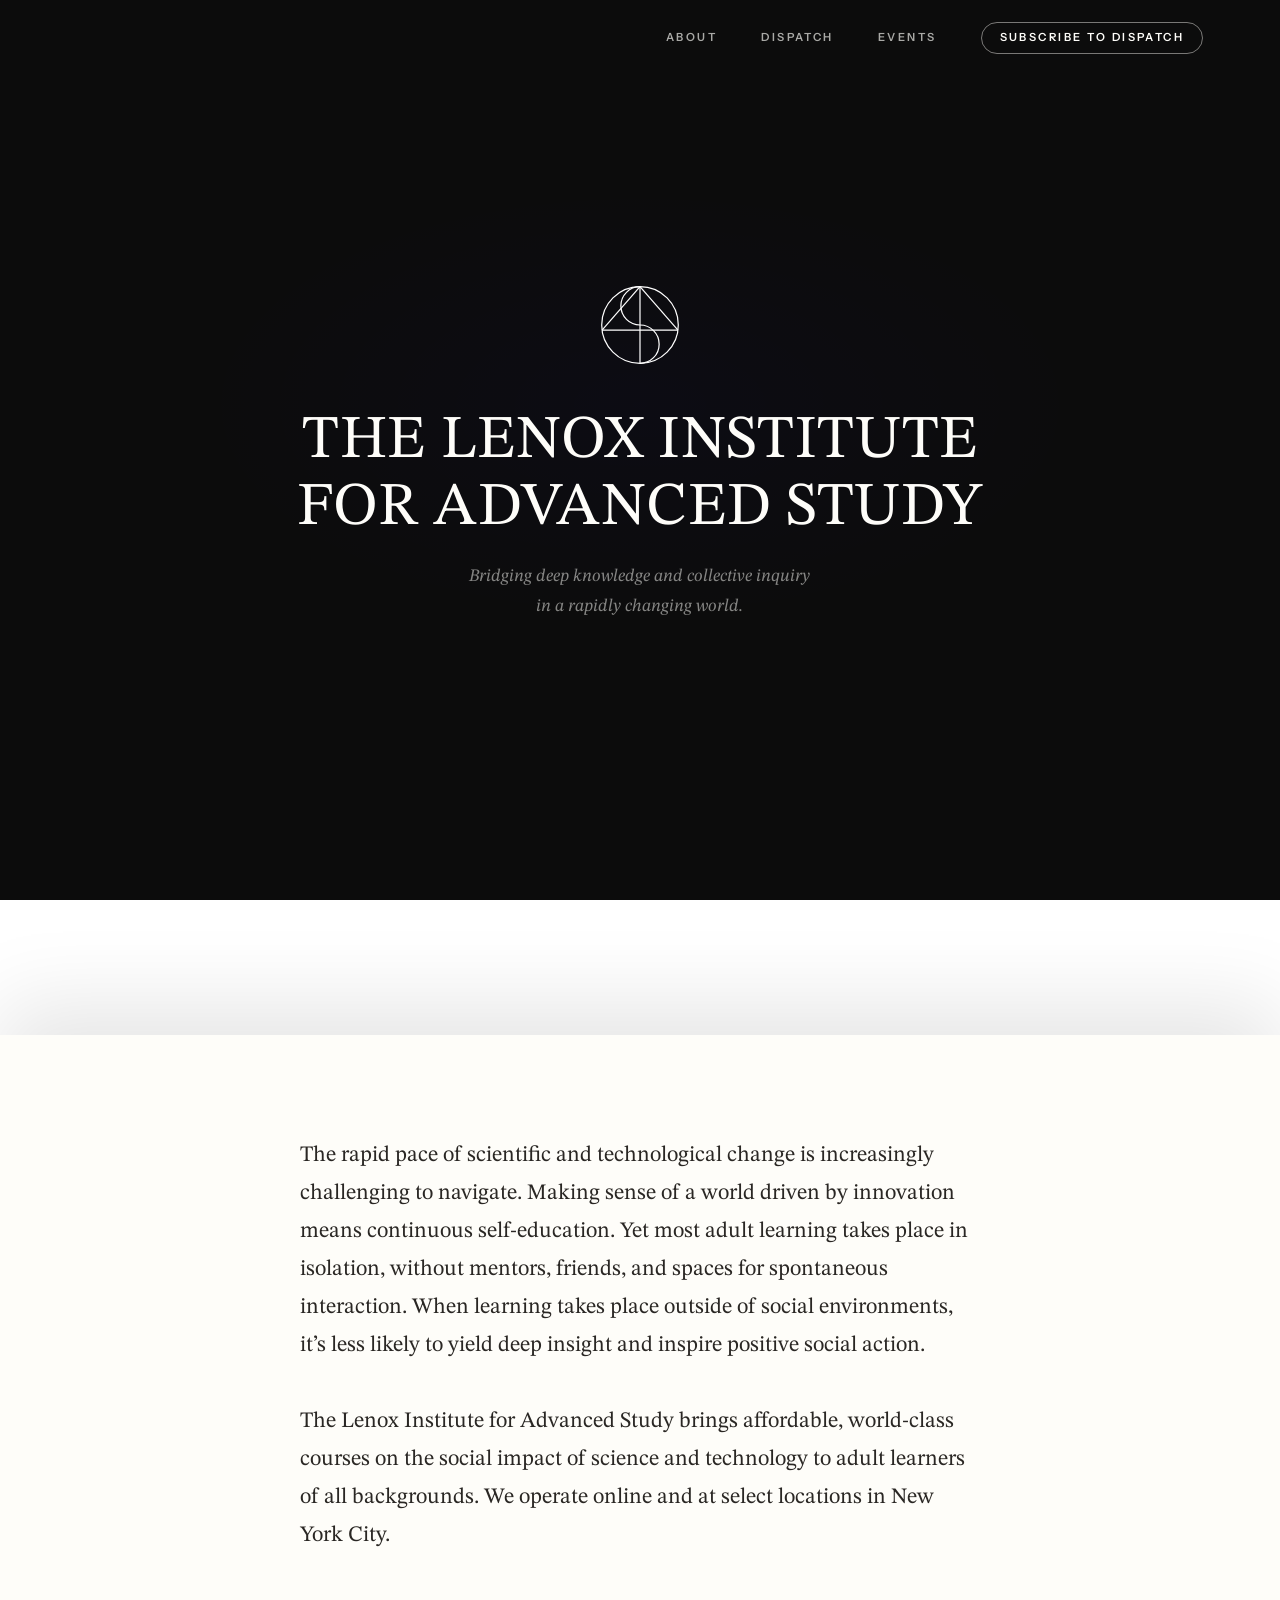
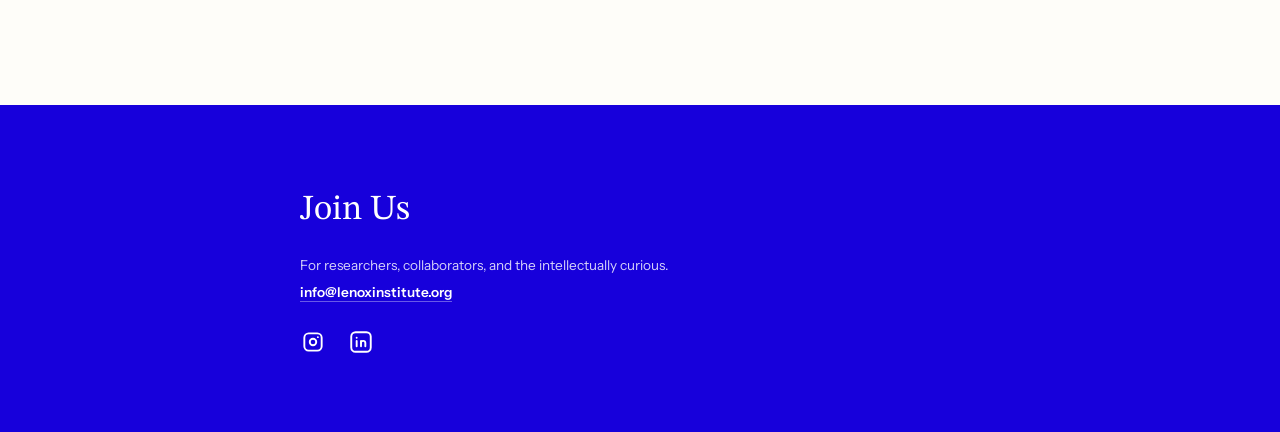
<file: index.html>
<!DOCTYPE html>
<html lang="en">
<head>
<meta charset="UTF-8">
<meta name="viewport" content="width=device-width, initial-scale=1.0">
<title>LIAS</title>
<link rel="preconnect" href="https://fonts.googleapis.com">
<link rel="preconnect" href="https://fonts.gstatic.com" crossorigin>
<link href="https://fonts.googleapis.com/css2?family=STIX+Two+Text:ital,wght@0,400;0,500;0,600;1,400;1,500&family=Instrument+Sans:wght@400;500;600&display=swap" rel="stylesheet">
<link rel="stylesheet" href="styles.css">
</head>
<body>

<!-- PANEL 1: HERO -->
<div class="hero-wrapper">
  <section class="hero">
    <header class="site-header site-header--overlay">
      <nav class="site-nav" aria-label="Site">
        <a href="about.html">About</a>
        <a href="dispatch.html">Dispatch</a>
        <a href="events.html">Events</a>
        <a href="https://preview.mailerlite.io/forms/2378680/191810587265599097/share" class="nav-cta">Subscribe to Dispatch</a>
      </nav>
    </header>
    <div class="hero-content">
      <div class="hero-logo">
        <svg xmlns="http://www.w3.org/2000/svg" viewBox="0 0 1080 1080" width="1080" height="1080">
  <g fill="none" stroke="#ffffff" stroke-width="14" stroke-linecap="butt" stroke-linejoin="miter">
    <circle cx="540" cy="540" r="440"/>
    <line x1="540" y1="100" x2="540" y2="980"/>
    <line x1="104" y1="600" x2="976" y2="600"/>
    <line x1="104" y1="600" x2="540" y2="100"/>
    <line x1="540" y1="100" x2="976" y2="600"/>
    <path d="M 540 100 A 220 220 0 0 0 540 540"/>
    <path d="M 540 540 A 220 220 0 0 1 540 980"/>
  </g>
</svg>
      </div>
      <h1>THE LENOX INSTITUTE<br>FOR ADVANCED STUDY</h1>
      <p class="hero-sub">Bridging deep knowledge and collective inquiry<br>in a rapidly changing world.</p>
    </div>
  </section>
</div>

<!-- SCROLL-OVER CONTENT -->
<div class="scroll-content">

  <!-- PANEL 2: BODY -->
  <section class="panel-body">
    <div class="panel-body-inner">
      <p class="body-statement">The rapid pace of scientific and technological change is increasingly challenging to navigate. Making sense of a world driven by innovation means continuous self-education. Yet most adult learning takes place in isolation, without mentors, friends, and spaces for spontaneous interaction. When learning takes place outside of social environments, it’s less likely to yield deep insight and inspire positive social action.<br><br>The Lenox Institute for Advanced Study brings affordable, world-class courses on the social impact of science and technology to adult learners of all backgrounds. We operate online and at select locations in New York City.</p>
    </div>
  </section>

<!-- PANEL 3: FOOTER -->
<section class="panel-footer">
  <div class="panel-footer-inner">
    <h2 class="footer-heading">Join Us</h2>
    <p class="footer-text">For researchers, collaborators, and the intellectually curious.</p>
    <p class="footer-email"><a href="mailto:info@lenoxinstitute.org" class="footer-email">info@lenoxinstitute.org</a></p>
    <div class="footer-social">
      <a href="https://www.instagram.com/lenox__institute/" aria-label="Lenox Institute on Instagram" target="_blank" rel="noopener noreferrer">
        <svg xmlns="http://www.w3.org/2000/svg" viewBox="0 0 24 24" fill="none" stroke="currentColor" stroke-width="1.75" stroke-linecap="round" stroke-linejoin="round" aria-hidden="true">
          <path d="M4 8a4 4 0 0 1 4 -4h8a4 4 0 0 1 4 4v8a4 4 0 0 1 -4 4h-8a4 4 0 0 1 -4 -4z"/>
          <path d="M9 12a3 3 0 1 0 6 0a3 3 0 1 0 -6 0"/>
          <path d="M16.5 7.5v.01"/>
        </svg>
      </a>
      <a href="https://www.linkedin.com/company/lenox-institute/" aria-label="Lenox Institute on LinkedIn" target="_blank" rel="noopener noreferrer">
        <svg xmlns="http://www.w3.org/2000/svg" viewBox="0 0 24 24" fill="none" stroke="currentColor" stroke-width="1.75" stroke-linecap="round" stroke-linejoin="round" aria-hidden="true">
          <path d="M8 11v5"/>
          <path d="M8 8v.01"/>
          <path d="M12 16v-5"/>
          <path d="M16 16v-3a2 2 0 1 0 -4 0"/>
          <path d="M3 7a4 4 0 0 1 4 -4h10a4 4 0 0 1 4 4v10a4 4 0 0 1 -4 4h-10a4 4 0 0 1 -4 -4z"/>
        </svg>
      </a>
    </div>
  </div>
</section>

</div>

</body>
</html>
</file>
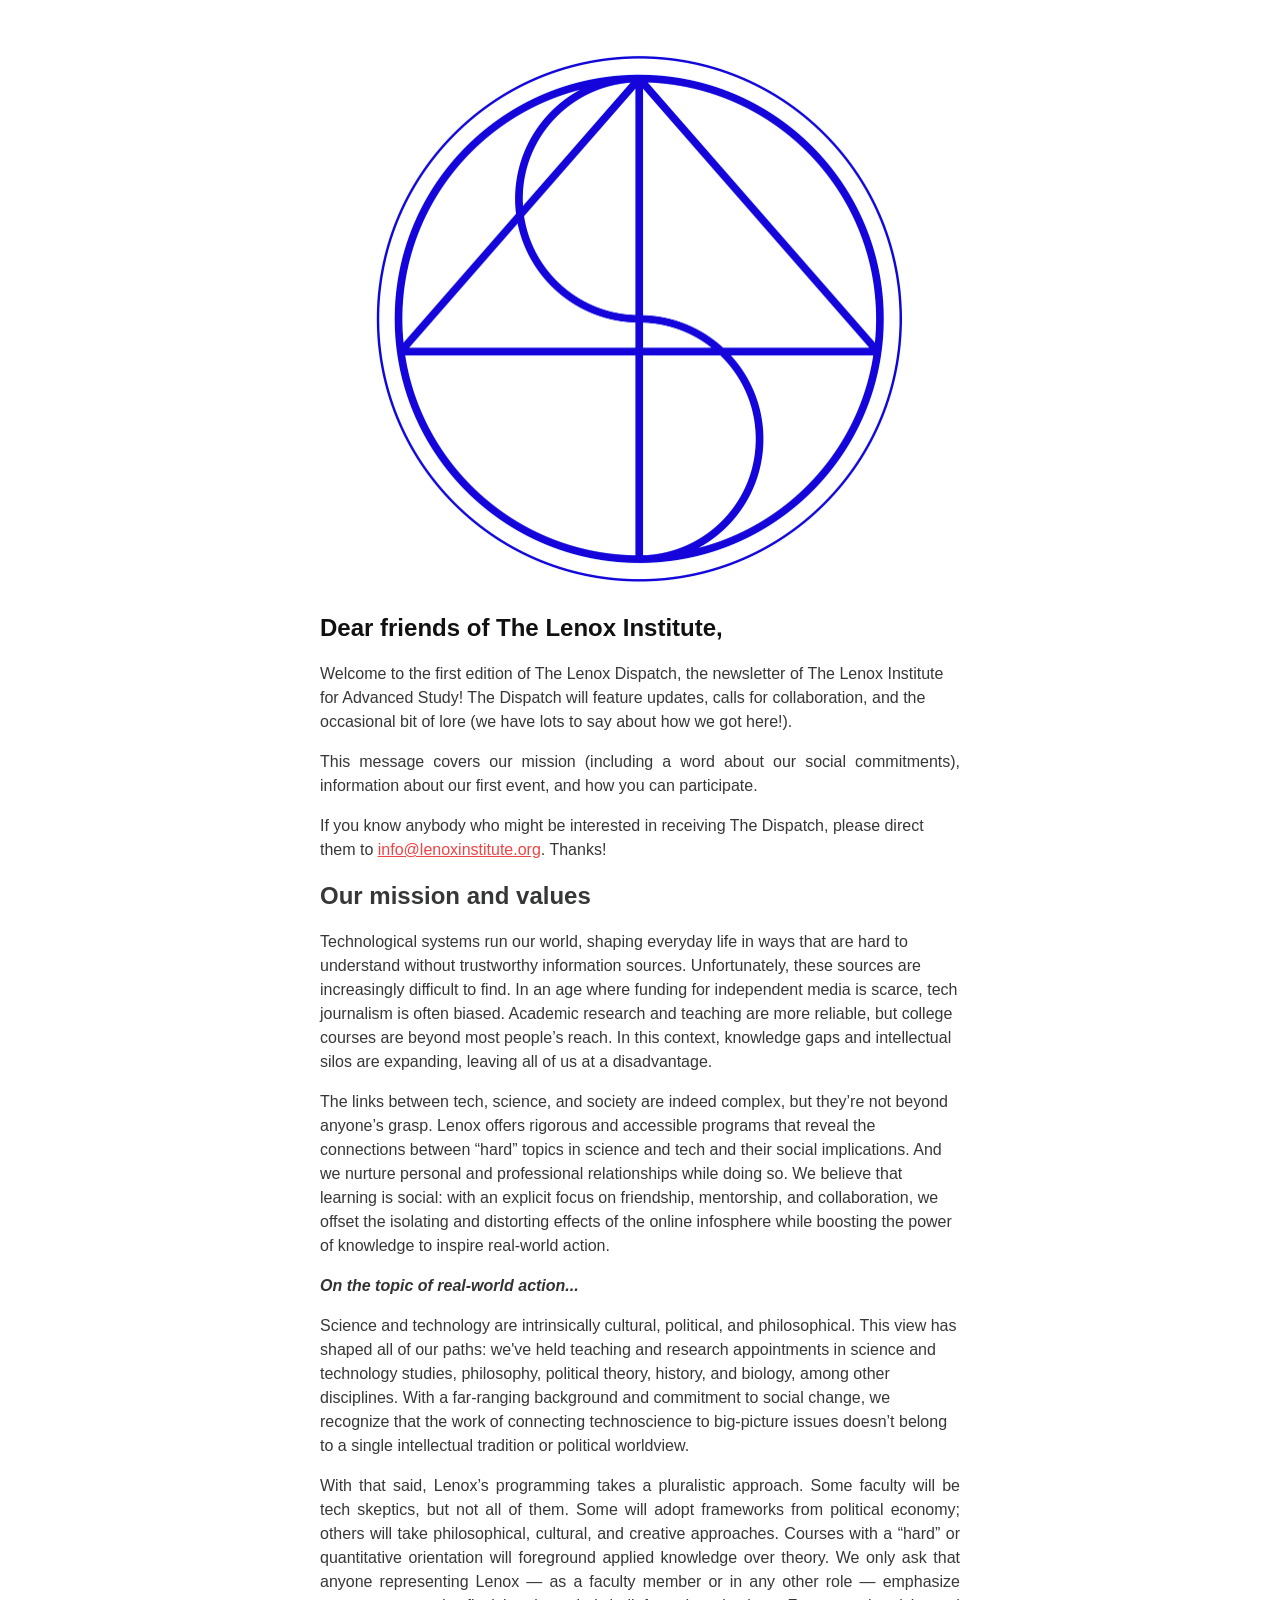
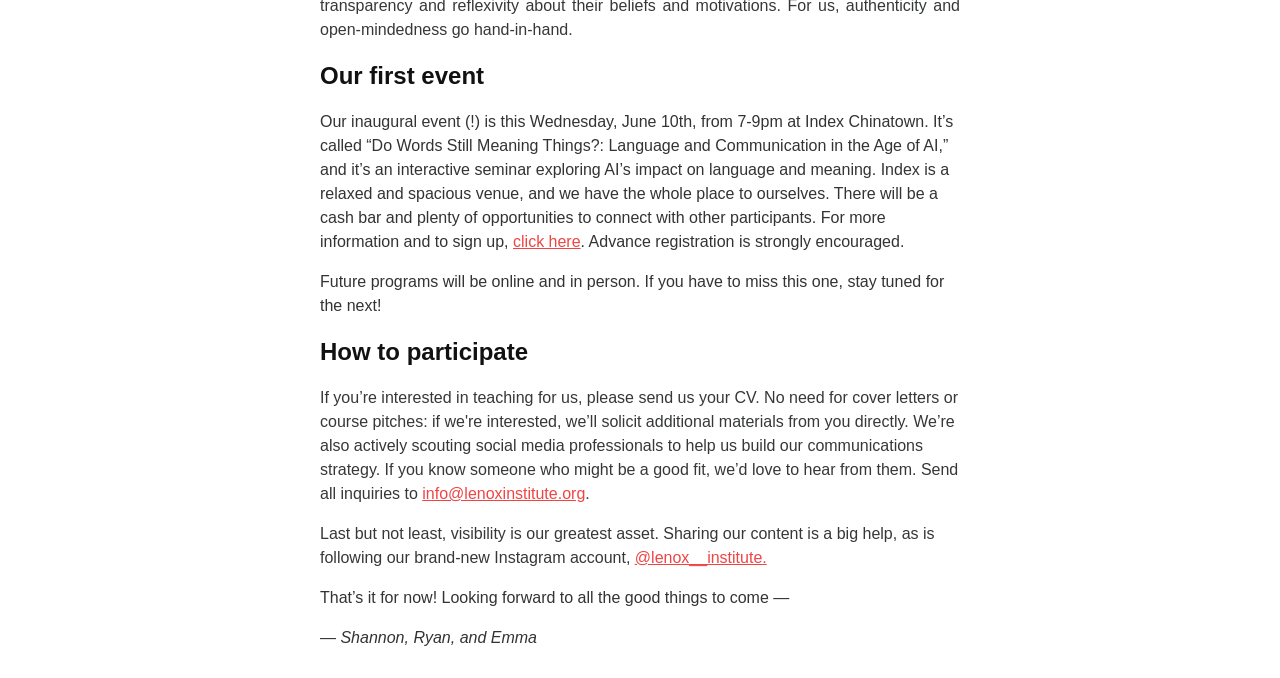
<file: dispatch/01/index.html>
<!DOCTYPE html>
<html lang="en" style="height: 100%;"><head>
    

    <meta charset="UTF-8">
    <meta name="viewport" content="width=device-width, initial-scale=1.0">
    <title>Edition No. 01 — The Lenox Dispatch — LIAS</title>
    <style>img { max-width: 100%; height: auto; }</style>
    
    
  


<style type="text/css">
* { margin: 0; padding: 0; box-sizing: border-box; }

        img { outline: none; text-decoration: none; display: block; }
        a img { border: none; }

        a[href^=&quot;tel&quot;], a[href^=&quot;sms&quot;] { text-decoration: none; pointer-events: none; cursor: default; }
#ml-preview-wrapper.ml-site .ml-content-link:hover { color: #a73030; }
#ml-preview-wrapper.ml-site .ml-btn-primary:hover { background-color: #5653f0; }
#ml-preview-wrapper.ml-site .ml-btn-secondary:hover { background-color: #ebebeb; }
#ml-preview-wrapper.ml-site .ml-btn-tertiary:hover { background-color: #aN; }
#ml-preview-wrapper.ml-site .ml-input:focus { border-color: #ef4444; }
#ml-preview-wrapper.ml-site .ml-radio:checked { background-color: #4744ef !important; }

        @media (max-width: 600px) {
            .ml-inline-preview { padding-left: 16px; padding-right: 16px; }
        }
        @media (max-width: 767px) {
            #ml-preview-wrapper.ml-site h1.ml-content-heading { font-size: 24px; }
            #ml-preview-wrapper.ml-site h2.ml-content-heading { font-size: 24px; }
            #ml-preview-wrapper.ml-site h3.ml-content-heading { font-size: 20px; }
            #ml-preview-wrapper.ml-site h4.ml-content-heading { font-size: 18px; }
            #ml-preview-wrapper.ml-site p.ml-p-1 { font-size: 16px; }
            #ml-preview-wrapper.ml-site p.ml-p-2 { font-size: 14px; }
            #ml-preview-wrapper.ml-site p.ml-p-3 { font-size: 12px; }
        }
</style>
</head>
  <body style="min-height: 100%; margin: 0; background-color: #ffffff;">
    <div id="app" style="height: 100%;"><div class="ml-nbx" data-version="2.44.2" style="height: 100%;"><table id="ml-preview-wrapper" class="ml-email ml-site" width="100%" role="presentation" cellpadding="0" cellspacing="0" border="0" bgcolor="#ffffff" style="font-family: 'Helvetica', sans-serif, 'Arial', 'Helvetica', sans-serif; color: #333333; font-size: 16px; background-color: #ffffff;"><tbody><tr><td align="center" valign="top"><table width="100%" style="max-width:640px;" role="presentation" cellpadding="0" cellspacing="0" border="0" align="center"><tbody><tr><td class="py-6 ml-inline-preview" style="padding-top: 24px; padding-bottom: 24px;"><table role="presentation" cellpadding="0" cellspacing="0" border="0" width="100%" class="ml-email-image-table ml-inline-email-node w-full" style="width: 100%;"><tr><td align="center" style="padding-top: 12px;"><img src="14d434f51db0bf1ec3a5.png" alt="The Lenox Institute logo, which is a an outline of a blue circle against a white background with the letters L, I, A, and S overlaid in a geometric pattern" width="554" height="562" style="display:block;"></td></tr></table><table role="presentation" cellpadding="0" cellspacing="0" border="0" width="100%" class="ml-email-text-table ml-inline-email-node w-full" style="width: 100%;"><tbody><tr><td style="padding-top: 12px;"><h2 class="ml-content-heading" style="font-family: 'Helvetica', sans-serif, 'Arial', 'Helvetica', sans-serif; font-weight: 700; line-height: 150%; letter-spacing: 0px; color: #111111; font-size: 24px; margin-bottom: 4px;">Dear friends of The Lenox Institute,</h2></td></tr></tbody></table><table role="presentation" cellpadding="0" cellspacing="0" border="0" width="100%" class="ml-email-text-table ml-inline-email-node w-full" style="width: 100%;"><tbody><tr><td style="padding-top: 12px;"><p class="ml-p ml-p-1" style="margin-top: 0; font-family: 'Helvetica', sans-serif, 'Arial', 'Helvetica', sans-serif; font-weight: 400; line-height: 150%; letter-spacing: 0px; font-size: 16px; color: #333333; margin-bottom: 4px;"><span style="color:#363737;background-color:transparent">Welcome to the first edition of The Lenox Dispatch, the newsletter of The Lenox Institute for Advanced Study! The Dispatch will feature updates, calls for collaboration, and the occasional bit of lore (we have lots to say about how we got here!).</span></p></td></tr></tbody></table><table role="presentation" cellpadding="0" cellspacing="0" border="0" width="100%" class="ml-email-text-table ml-inline-email-node w-full" style="width: 100%;"><tbody><tr><td style="padding-top: 12px;"><p class="ml-p ml-p-1" style="margin-top: 0; font-family: 'Helvetica', sans-serif, 'Arial', 'Helvetica', sans-serif; font-weight: 400; line-height: 150%; letter-spacing: 0px; font-size: 16px; color: #333333; margin-bottom: 4px; text-align: justify;"><span style="color:#363737;background-color:transparent">This message covers our mission (including a word about our social commitments), information about our first event, and how you can participate.</span></p></td></tr></tbody></table><table role="presentation" cellpadding="0" cellspacing="0" border="0" width="100%" class="ml-email-text-table ml-inline-email-node w-full" style="width: 100%;"><tbody><tr><td style="padding-top: 12px;"><p class="ml-p ml-p-1" style="margin-top: 0; font-family: 'Helvetica', sans-serif, 'Arial', 'Helvetica', sans-serif; font-weight: 400; line-height: 150%; letter-spacing: 0px; font-size: 16px; color: #333333; margin-bottom: 4px;"><span style="color:#363737;background-color:transparent">If you know anybody who might be interested in receiving The Dispatch, please direct them to </span><u><span style="color:#1155cc;background-color:transparent"><a href="mailto:info@lenoxinstitute.org" target="_blank" class="ml-content-link" style="color: #ef4444; text-decoration: underline; font-style: normal;">info@lenoxinstitute.org</a></span></u><span style="color:#363737;background-color:transparent">. Thanks!</span></p></td></tr></tbody></table><table role="presentation" cellpadding="0" cellspacing="0" border="0" width="100%" class="ml-email-text-table ml-inline-email-node w-full" style="width: 100%;"><tbody><tr><td style="padding-top: 12px;"><h2 class="ml-content-heading" style="font-family: 'Helvetica', sans-serif, 'Arial', 'Helvetica', sans-serif; font-weight: 700; line-height: 150%; letter-spacing: 0px; color: #111111; font-size: 24px; margin-bottom: 4px;"><strong><span style="color:#363737;background-color:transparent">Our mission and values</span></strong></h2></td></tr></tbody></table><table role="presentation" cellpadding="0" cellspacing="0" border="0" width="100%" class="ml-email-text-table ml-inline-email-node w-full" style="width: 100%;"><tbody><tr><td style="padding-top: 12px;"><p class="ml-p ml-p-1" style="margin-top: 0; font-family: 'Helvetica', sans-serif, 'Arial', 'Helvetica', sans-serif; font-weight: 400; line-height: 150%; letter-spacing: 0px; font-size: 16px; color: #333333; margin-bottom: 4px;"><span style="color:#363737;background-color:transparent">Technological systems run our world, shaping everyday life in ways that are hard to understand without trustworthy information sources. Unfortunately, these sources are increasingly difficult to find. In an age where funding for independent media is scarce, tech journalism is often biased. Academic research and teaching are more reliable, but college courses are beyond most people’s reach. In this context, knowledge gaps and intellectual silos are expanding, leaving all of us at a disadvantage.</span></p></td></tr></tbody></table><table role="presentation" cellpadding="0" cellspacing="0" border="0" width="100%" class="ml-email-text-table ml-inline-email-node w-full" style="width: 100%;"><tbody><tr><td style="padding-top: 12px;"><p class="ml-p ml-p-1" style="margin-top: 0; font-family: 'Helvetica', sans-serif, 'Arial', 'Helvetica', sans-serif; font-weight: 400; line-height: 150%; letter-spacing: 0px; font-size: 16px; color: #333333; margin-bottom: 4px;"><span style="color:#363737;background-color:transparent">The links between tech, science, and society are indeed complex, but they’re not beyond anyone’s grasp. Lenox offers rigorous and accessible programs that reveal the connections between “hard” topics in science and tech and their social implications. And we nurture personal and professional relationships while doing so. We believe that learning is social: with an explicit focus on friendship, mentorship, and collaboration, we offset the isolating and distorting effects of the online infosphere while boosting the power of knowledge to inspire real-world action.</span></p></td></tr></tbody></table><table role="presentation" cellpadding="0" cellspacing="0" border="0" width="100%" class="ml-email-text-table ml-inline-email-node w-full" style="width: 100%;"><tbody><tr><td style="padding-top: 12px;"><p class="ml-p ml-p-1" style="margin-top: 0; font-family: 'Helvetica', sans-serif, 'Arial', 'Helvetica', sans-serif; font-weight: 400; line-height: 150%; letter-spacing: 0px; font-size: 16px; color: #333333; margin-bottom: 4px;"><em><strong>On the topic of real-world action...</strong></em></p></td></tr></tbody></table><table role="presentation" cellpadding="0" cellspacing="0" border="0" width="100%" class="ml-email-text-table ml-inline-email-node w-full" style="width: 100%;"><tbody><tr><td style="padding-top: 12px;"><p class="ml-p ml-p-1" style="margin-top: 0; font-family: 'Helvetica', sans-serif, 'Arial', 'Helvetica', sans-serif; font-weight: 400; line-height: 150%; letter-spacing: 0px; font-size: 16px; color: #333333; margin-bottom: 4px;"><span style="color:#363737;background-color:transparent">Science and technology are intrinsically cultural, political, and philosophical. This view has shaped all of our paths: we've held teaching and research appointments in science and technology studies, philosophy, political theory, history, and biology, among other disciplines. With a far-ranging background and commitment to social change, we recognize that the work of connecting technoscience to big-picture issues doesn’t belong to a single intellectual tradition or political worldview.</span></p></td></tr></tbody></table><table role="presentation" cellpadding="0" cellspacing="0" border="0" width="100%" class="ml-email-text-table ml-inline-email-node w-full" style="width: 100%;"><tbody><tr><td style="padding-top: 12px;"><p class="ml-p ml-p-1" style="margin-top: 0; font-family: 'Helvetica', sans-serif, 'Arial', 'Helvetica', sans-serif; font-weight: 400; line-height: 150%; letter-spacing: 0px; font-size: 16px; color: #333333; margin-bottom: 4px; text-align: justify;"><span style="color:#363737;background-color:transparent">With that said, Lenox’s programming takes a pluralistic approach. Some faculty will be tech skeptics, but not all of them. Some will adopt frameworks from political economy; others will take philosophical, cultural, and creative approaches. Courses with a “hard” or quantitative orientation will foreground applied knowledge over theory. We only ask that anyone representing Lenox — as a faculty member or in any other role — emphasize transparency and reflexivity about their beliefs and motivations. For us, authenticity and open-mindedness go hand-in-hand.</span></p></td></tr></tbody></table><table role="presentation" cellpadding="0" cellspacing="0" border="0" width="100%" class="ml-email-text-table ml-inline-email-node w-full" style="width: 100%;"><tbody><tr><td style="padding-top: 12px;"><h2 class="ml-content-heading" style="font-family: 'Helvetica', sans-serif, 'Arial', 'Helvetica', sans-serif; font-weight: 700; line-height: 150%; letter-spacing: 0px; color: #111111; font-size: 24px; margin-bottom: 4px;"><strong>Our first event</strong></h2></td></tr></tbody></table><table role="presentation" cellpadding="0" cellspacing="0" border="0" width="100%" class="ml-email-text-table ml-inline-email-node w-full" style="width: 100%;"><tbody><tr><td style="padding-top: 12px;"><p class="ml-p ml-p-1" style="margin-top: 0; font-family: 'Helvetica', sans-serif, 'Arial', 'Helvetica', sans-serif; font-weight: 400; line-height: 150%; letter-spacing: 0px; font-size: 16px; color: #333333; margin-bottom: 4px;">Our inaugural event (!) is this Wednesday, June 10th, from 7-9pm at Index Chinatown. It’s called “Do Words Still Meaning Things?: Language and Communication in the Age of AI,” and it’s an interactive seminar exploring AI’s impact on language and meaning. Index is a relaxed and spacious venue, and we have the whole place to ourselves. There will be a cash bar and plenty of opportunities to connect with other participants. For more information and to sign up, <a href="https://luma.com/fyb86ey8" target="_blank" class="ml-content-link" style="color: #ef4444; text-decoration: underline; font-style: normal;">click here</a>. Advance registration is strongly encouraged.</p></td></tr></tbody></table><table role="presentation" cellpadding="0" cellspacing="0" border="0" width="100%" class="ml-email-text-table ml-inline-email-node w-full" style="width: 100%;"><tbody><tr><td style="padding-top: 12px;"><p class="ml-p ml-p-1" style="margin-top: 0; font-family: 'Helvetica', sans-serif, 'Arial', 'Helvetica', sans-serif; font-weight: 400; line-height: 150%; letter-spacing: 0px; font-size: 16px; color: #333333; margin-bottom: 4px; text-align: start;">Future programs will be online and in person. If you have to miss this one, stay tuned for the next!</p></td></tr></tbody></table><table role="presentation" cellpadding="0" cellspacing="0" border="0" width="100%" class="ml-email-text-table ml-inline-email-node w-full" style="width: 100%;"><tbody><tr><td style="padding-top: 12px;"><h2 class="ml-content-heading" style="font-family: 'Helvetica', sans-serif, 'Arial', 'Helvetica', sans-serif; font-weight: 700; line-height: 150%; letter-spacing: 0px; color: #111111; font-size: 24px; margin-bottom: 4px;"><strong>How to participate</strong></h2></td></tr></tbody></table><table role="presentation" cellpadding="0" cellspacing="0" border="0" width="100%" class="ml-email-text-table ml-inline-email-node w-full" style="width: 100%;"><tbody><tr><td style="padding-top: 12px;"><p class="ml-p ml-p-1" style="margin-top: 0; font-family: 'Helvetica', sans-serif, 'Arial', 'Helvetica', sans-serif; font-weight: 400; line-height: 150%; letter-spacing: 0px; font-size: 16px; color: #333333; margin-bottom: 4px;"><span style="color:#363737;background-color:transparent">If you’re interested in teaching for us, please send us your CV. No need for cover letters or course pitches: if we're interested, we’ll solicit additional materials from you directly. We’re also actively scouting social media professionals to help us build our communications strategy. If you know someone who might be a good fit, we’d love to hear from them. Send all inquiries to </span><span style="color:#7e2310;background-color:transparent"><a href="mailto:info@lenoxinstitute.org" target="_blank" class="ml-content-link" style="color: #ef4444; text-decoration: underline; font-style: normal;">info@lenoxinstitute.org</a></span><span style="color:#363737;background-color:transparent">.</span></p></td></tr></tbody></table><table role="presentation" cellpadding="0" cellspacing="0" border="0" width="100%" class="ml-email-text-table ml-inline-email-node w-full" style="width: 100%;"><tbody><tr><td style="padding-top: 12px;"><p class="ml-p ml-p-1" style="margin-top: 0; font-family: 'Helvetica', sans-serif, 'Arial', 'Helvetica', sans-serif; font-weight: 400; line-height: 150%; letter-spacing: 0px; font-size: 16px; color: #333333; margin-bottom: 4px;"><span style="color:#363737;background-color:transparent">Last but not least, visibility is our greatest asset. Sharing our content is a big help, as is following our brand-new Instagram account, </span><u><span style="color:#363737;background-color:transparent"><a href="http://instagram.com/lenox__institute" target="_blank" class="ml-content-link" style="color: #ef4444; text-decoration: underline; font-style: normal;">@</a></span></u><u><span style="color:#7e2310;background-color:transparent"><a href="http://instagram.com/lenox__institute" target="_blank" class="ml-content-link" style="color: #ef4444; text-decoration: underline; font-style: normal;">lenox__institute</a></span></u><span style="color:#363737;background-color:transparent"><a href="http://instagram.com/lenox__institute" target="_blank" class="ml-content-link" style="color: #ef4444; text-decoration: underline; font-style: normal;">.</a></span></p></td></tr></tbody></table><table role="presentation" cellpadding="0" cellspacing="0" border="0" width="100%" class="ml-email-text-table ml-inline-email-node w-full" style="width: 100%;"><tbody><tr><td style="padding-top: 12px;"><p class="ml-p ml-p-1" style="margin-top: 0; font-family: 'Helvetica', sans-serif, 'Arial', 'Helvetica', sans-serif; font-weight: 400; line-height: 150%; letter-spacing: 0px; font-size: 16px; color: #333333; margin-bottom: 4px;">That’s it for now! Looking forward to all the good things to come —</p></td></tr></tbody></table><table role="presentation" cellpadding="0" cellspacing="0" border="0" width="100%" class="ml-email-text-table ml-inline-email-node w-full" style="width: 100%;"><tbody><tr><td style="padding-top: 12px;"><p class="ml-p ml-p-1" style="margin-top: 0; font-family: 'Helvetica', sans-serif, 'Arial', 'Helvetica', sans-serif; font-weight: 400; line-height: 150%; letter-spacing: 0px; font-size: 16px; color: #333333; margin-bottom: 4px;"><em>— Shannon, Ryan, and Emma</em></p></td></tr></tbody></table></td></tr></tbody></table></td></tr></tbody></table></div></div>
  </body>

</html>
</file>
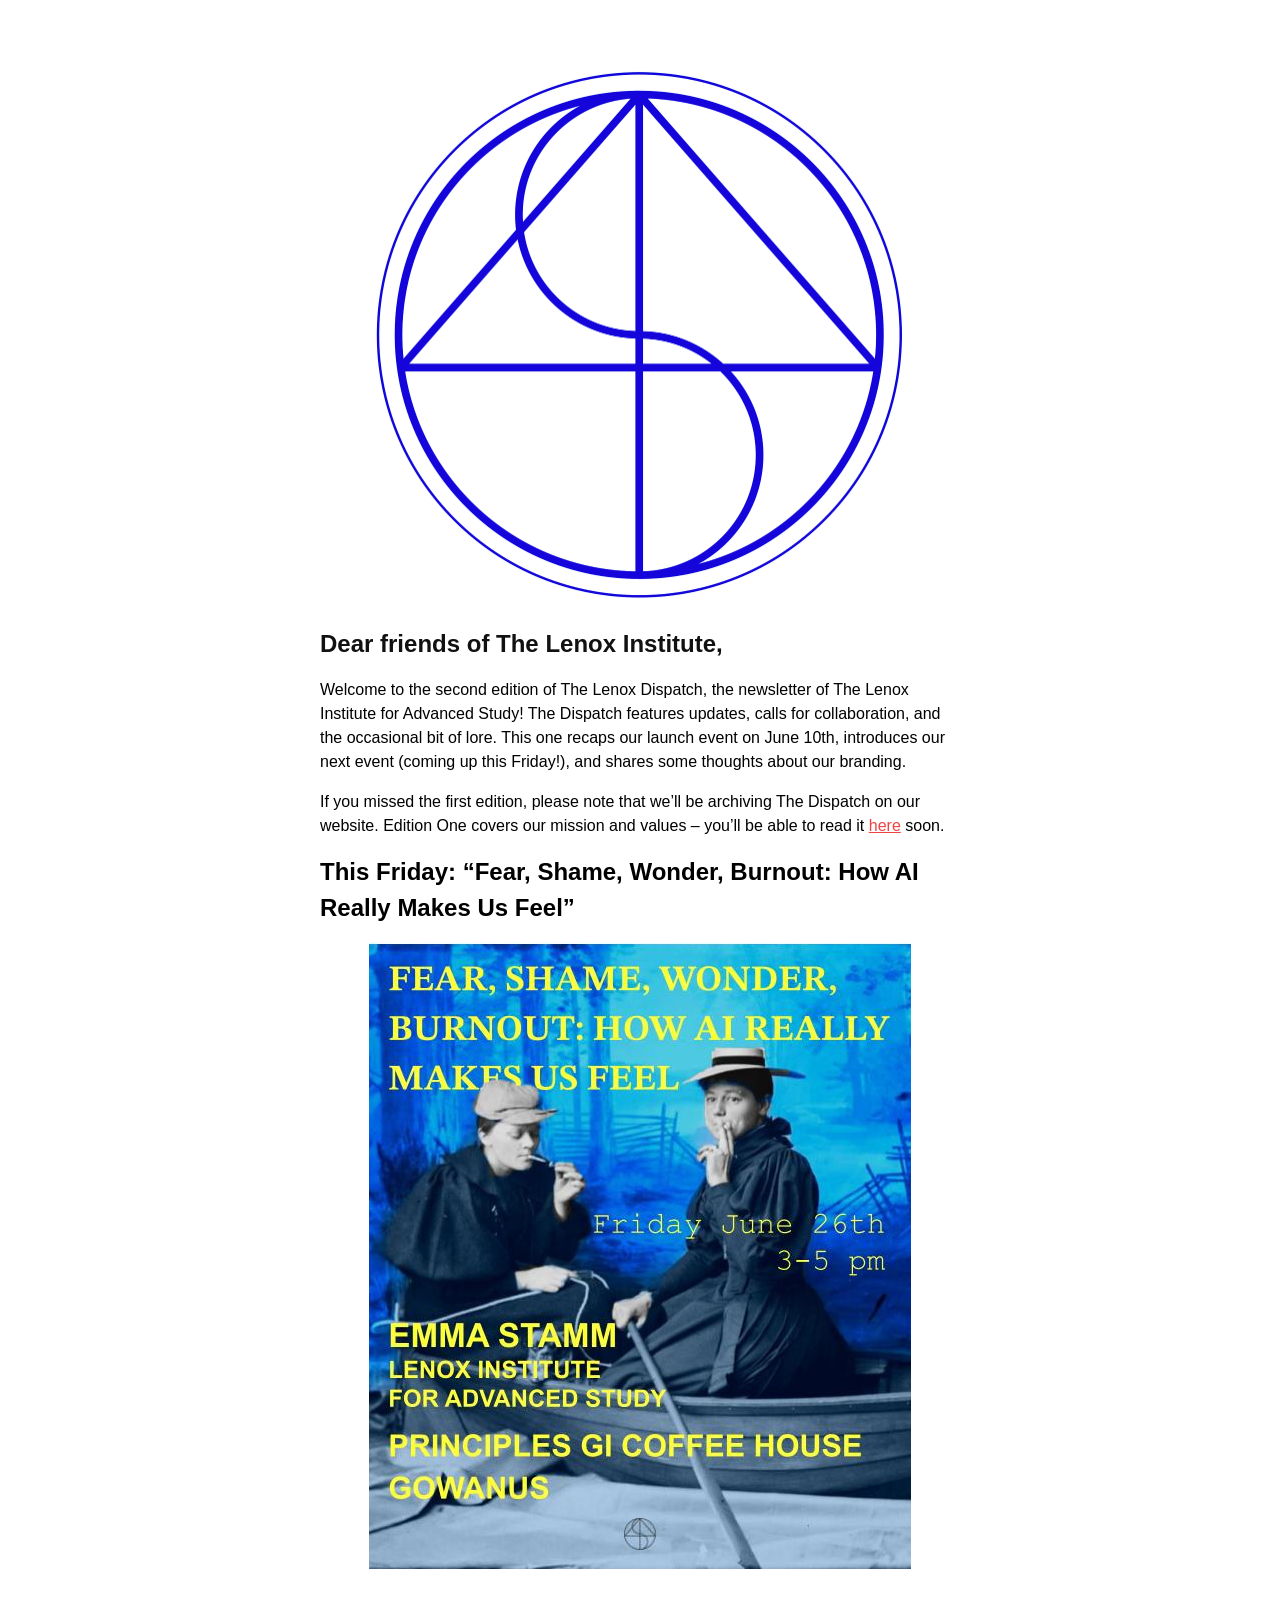
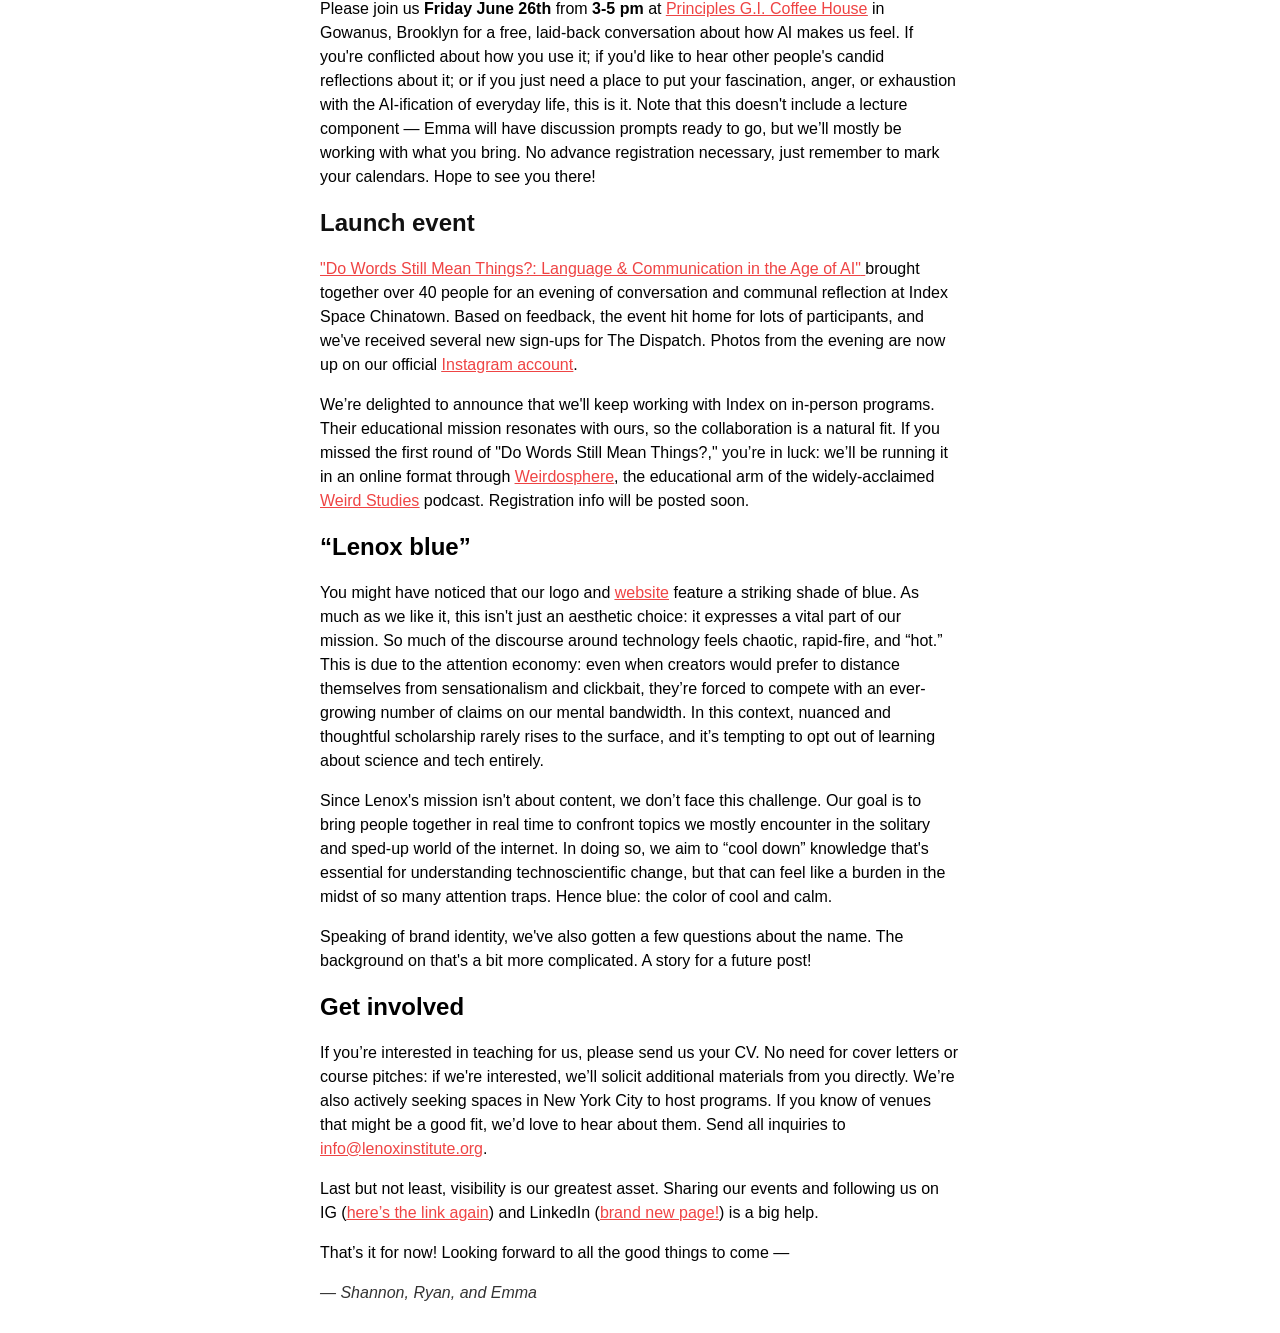
<file: dispatch/02/index.html>
<!DOCTYPE html>
<html lang="en" style="height: 100%;"><head>
    

    <meta charset="UTF-8">
    <meta name="viewport" content="width=device-width, initial-scale=1.0">
    <title>Edition No. 02 — The Lenox Dispatch — LIAS</title>
    <style>img { max-width: 100%; height: auto; }</style>
    
    
  


<style type="text/css">
* { margin: 0; padding: 0; box-sizing: border-box; }

        img { outline: none; text-decoration: none; display: block; }
        a img { border: none; }

        a[href^=&quot;tel&quot;], a[href^=&quot;sms&quot;] { text-decoration: none; pointer-events: none; cursor: default; }
#ml-preview-wrapper.ml-site .ml-content-link:hover { color: #a73030; }
#ml-preview-wrapper.ml-site .ml-btn-primary:hover { background-color: #5653f0; }
#ml-preview-wrapper.ml-site .ml-btn-secondary:hover { background-color: #ebebeb; }
#ml-preview-wrapper.ml-site .ml-btn-tertiary:hover { background-color: #aN; }
#ml-preview-wrapper.ml-site .ml-input:focus { border-color: #ef4444; }
#ml-preview-wrapper.ml-site .ml-radio:checked { background-color: #4744ef !important; }

        @media (max-width: 600px) {
            .ml-inline-preview { padding-left: 16px; padding-right: 16px; }
        }
        @media (max-width: 767px) {
            #ml-preview-wrapper.ml-site h1.ml-content-heading { font-size: 24px; }
            #ml-preview-wrapper.ml-site h2.ml-content-heading { font-size: 24px; }
            #ml-preview-wrapper.ml-site h3.ml-content-heading { font-size: 20px; }
            #ml-preview-wrapper.ml-site h4.ml-content-heading { font-size: 18px; }
            #ml-preview-wrapper.ml-site p.ml-p-1 { font-size: 16px; }
            #ml-preview-wrapper.ml-site p.ml-p-2 { font-size: 14px; }
            #ml-preview-wrapper.ml-site p.ml-p-3 { font-size: 12px; }
        }
</style>
</head>
  <body style="min-height: 100%; margin: 0; background-color: #ffffff;">
    <div id="app" style="height: 100%;"><div class="ml-nbx" data-version="2.50.0" style="height: 100%;"><table id="ml-preview-wrapper" class="ml-email ml-site" width="100%" role="presentation" cellpadding="0" cellspacing="0" border="0" bgcolor="#ffffff" style="font-family: 'Helvetica', sans-serif, 'Arial', 'Helvetica', sans-serif; color: #333333; font-size: 16px; background-color: #ffffff;"><tbody><tr><td align="center" valign="top"><table width="100%" style="max-width:640px;" role="presentation" cellpadding="0" cellspacing="0" border="0" align="center"><tbody><tr><td class="py-6 ml-inline-preview" style="padding-top: 24px; padding-bottom: 24px;"><table role="presentation" cellpadding="0" cellspacing="0" border="0" width="100%" class="ml-email-text-table ml-inline-email-node w-full" style="width: 100%;"><tbody><tr><td style="padding-top: 12px;"><p class="ml-p ml-p-1" style="margin-top: 0; font-family: 'Helvetica', sans-serif, 'Arial', 'Helvetica', sans-serif; font-weight: 400; line-height: 150%; letter-spacing: 0px; font-size: 16px; color: #333333; margin-bottom: 4px;"></p></td></tr></tbody></table><table role="presentation" cellpadding="0" cellspacing="0" border="0" width="100%" class="ml-email-image-table ml-inline-email-node w-full" style="width: 100%;"><tr><td align="center" style="padding-top: 12px;"><img src="14d434f51db0bf1ec3a5.png" alt="The Lenox Institute logo, which is a an outline of a blue circle against a white background with the letters L, I, A, and S overlaid in a geometric pattern" width="554" height="562" style="display:block;"></td></tr></table><table role="presentation" cellpadding="0" cellspacing="0" border="0" width="100%" class="ml-email-text-table ml-inline-email-node w-full" style="width: 100%;"><tbody><tr><td style="padding-top: 12px;"><h2 class="ml-content-heading" style="font-family: 'Helvetica', sans-serif, 'Arial', 'Helvetica', sans-serif; font-weight: 700; line-height: 150%; letter-spacing: 0px; color: #111111; font-size: 24px; margin-bottom: 4px;">Dear friends of The Lenox Institute,</h2></td></tr></tbody></table><table role="presentation" cellpadding="0" cellspacing="0" border="0" width="100%" class="ml-email-text-table ml-inline-email-node w-full" style="width: 100%;"><tbody><tr><td style="padding-top: 12px;"><p class="ml-p ml-p-1" style="margin-top: 0; font-family: 'Helvetica', sans-serif, 'Arial', 'Helvetica', sans-serif; font-weight: 400; line-height: 150%; letter-spacing: 0px; font-size: 16px; color: #333333; margin-bottom: 4px;"><span style="color:#000000;background-color:transparent">Welcome to the second edition of The Lenox Dispatch, the newsletter of The Lenox Institute for Advanced Study! The Dispatch features updates, calls for collaboration, and the occasional bit of lore. This one recaps our launch event on June 10th, introduces our next event (coming up this Friday!), and shares some thoughts about our branding.</span></p></td></tr></tbody></table><table role="presentation" cellpadding="0" cellspacing="0" border="0" width="100%" class="ml-email-text-table ml-inline-email-node w-full" style="width: 100%;"><tbody><tr><td style="padding-top: 12px;"><p class="ml-p ml-p-1" style="margin-top: 0; font-family: 'Helvetica', sans-serif, 'Arial', 'Helvetica', sans-serif; font-weight: 400; line-height: 150%; letter-spacing: 0px; font-size: 16px; color: #333333; margin-bottom: 4px;"><span style="color:#000000;background-color:transparent">If you missed the first edition, please note that we’ll be archiving The Dispatch on our website. Edition One covers our mission and values – you’ll be able to read it </span><span style="color:#000000;background-color:transparent"><a href="https://lenoxinstitute.org" target="_blank" class="ml-content-link" style="color: #ef4444; text-decoration: underline; font-style: normal;">here</a></span><span style="color:#000000;background-color:transparent"> soon.</span></p></td></tr></tbody></table><table role="presentation" cellpadding="0" cellspacing="0" border="0" width="100%" class="ml-email-text-table ml-inline-email-node w-full" style="width: 100%;"><tbody><tr><td style="padding-top: 12px;"><h2 class="ml-content-heading" style="font-family: 'Helvetica', sans-serif, 'Arial', 'Helvetica', sans-serif; font-weight: 700; line-height: 150%; letter-spacing: 0px; color: #111111; font-size: 24px; margin-bottom: 4px;"><span style="color:#000000;background-color:transparent">This Friday: “Fear, Shame, Wonder, Burnout: How AI Really Makes Us Feel”</span></h2></td></tr></tbody></table><table role="presentation" cellpadding="0" cellspacing="0" border="0" width="100%" class="ml-email-image-table ml-inline-email-node w-full" style="width: 100%;"><tr><td align="center" style="padding-top: 12px;"><img src="edd8ad7aacf510f2c917.jpg" alt="Flyer features a collage of two women dressed in early 20th century clothing smoking cigarettes. The women are in black and white against an electric blue-tinted background showing a ruined fence in a meadow. The text is bright yellow, and it says Fear, Shame, Wonder, Burnout: How AI Really Makes Us Feel. Friday June 26th, 3-5pm, Emma Stamm Lenox Institute for Advanced Study, Principles GI Coffee House Gowanus" width="542" height="627" style="display:block;"></td></tr></table><table role="presentation" cellpadding="0" cellspacing="0" border="0" width="100%" class="ml-email-text-table ml-inline-email-node w-full" style="width: 100%;"><tbody><tr><td style="padding-top: 12px;"><p class="ml-p ml-p-1" style="margin-top: 0; font-family: 'Helvetica', sans-serif, 'Arial', 'Helvetica', sans-serif; font-weight: 400; line-height: 150%; letter-spacing: 0px; font-size: 16px; color: #333333; margin-bottom: 4px;"></p></td></tr></tbody></table><table role="presentation" cellpadding="0" cellspacing="0" border="0" width="100%" class="ml-email-text-table ml-inline-email-node w-full" style="width: 100%;"><tbody><tr><td style="padding-top: 12px;"><p class="ml-p ml-p-1" style="margin-top: 0; font-family: 'Helvetica', sans-serif, 'Arial', 'Helvetica', sans-serif; font-weight: 400; line-height: 150%; letter-spacing: 0px; font-size: 16px; color: #333333; margin-bottom: 4px;"><span style="color:#000000;background-color:transparent">Please join us </span><strong><span style="color:#000000;background-color:transparent">Friday June 26th </span></strong><span style="color:#000000;background-color:transparent">from </span><strong><span style="color:#000000;background-color:transparent">3-5 pm </span></strong><span style="color:#000000;background-color:transparent">at </span><u><span style="color:#1155cc;background-color:transparent"><a href="https://principlesbk.nyc/" target="_blank" class="ml-content-link" style="color: #ef4444; text-decoration: underline; font-style: normal;">Principles G.I. Coffee House</a></span></u><span style="color:#000000;background-color:transparent"> in Gowanus, Brooklyn for a free, laid-back conversation about how AI makes us feel. If you're conflicted about how you use it; if you'd like to hear other people's candid reflections about it; or if you just need a place to put your fascination, anger, or exhaustion with the AI-ification of everyday life, this is it. Note that this doesn't include a lecture component — Emma will have discussion prompts ready to go, but we’ll mostly be working with what you bring. No advance registration necessary, just remember to mark your calendars. Hope to see you there!</span></p></td></tr></tbody></table><table role="presentation" cellpadding="0" cellspacing="0" border="0" width="100%" class="ml-email-text-table ml-inline-email-node w-full" style="width: 100%;"><tbody><tr><td style="padding-top: 12px;"><h2 class="ml-content-heading" style="font-family: 'Helvetica', sans-serif, 'Arial', 'Helvetica', sans-serif; font-weight: 700; line-height: 150%; letter-spacing: 0px; color: #111111; font-size: 24px; margin-bottom: 4px;"><strong>Launch event </strong></h2></td></tr></tbody></table><table role="presentation" cellpadding="0" cellspacing="0" border="0" width="100%" class="ml-email-text-table ml-inline-email-node w-full" style="width: 100%;"><tbody><tr><td style="padding-top: 12px;"><p class="ml-p ml-p-1" style="margin-top: 0; font-family: 'Helvetica', sans-serif, 'Arial', 'Helvetica', sans-serif; font-weight: 400; line-height: 150%; letter-spacing: 0px; font-size: 16px; color: #333333; margin-bottom: 4px;"><span style="color:#497CC3;background-color:transparent"><a href="https://www.instagram.com/p/DYe7vdglto0/?img_index=1" target="_blank" class="ml-content-link" style="color: #ef4444; text-decoration: underline; font-style: normal;">"Do Words Still Mean Things?: Language &amp; Communication in the Age of AI"</a></span><span style="color:#000000;background-color:transparent"><a href="https://www.instagram.com/p/DYe7vdglto0/?img_index=1" target="_blank" class="ml-content-link" style="color: #ef4444; text-decoration: underline; font-style: normal;"> </a></span><span style="color:#000000;background-color:transparent">brought together over 40 people for an evening of conversation and communal reflection at Index Space Chinatown. Based on feedback, the event hit home for lots of participants, and we've received several new sign-ups for The Dispatch. Photos from the evening are now up on our official </span><u><span style="color:#1155cc;background-color:transparent"><a href="https://www.instagram.com/lenox__institute" target="_blank" class="ml-content-link" style="color: #ef4444; text-decoration: underline; font-style: normal;">Instagram account</a></span></u><span style="color:#000000;background-color:transparent">.</span></p></td></tr></tbody></table><table role="presentation" cellpadding="0" cellspacing="0" border="0" width="100%" class="ml-email-text-table ml-inline-email-node w-full" style="width: 100%;"><tbody><tr><td style="padding-top: 12px;"><p class="ml-p ml-p-1" style="margin-top: 0; font-family: 'Helvetica', sans-serif, 'Arial', 'Helvetica', sans-serif; font-weight: 400; line-height: 150%; letter-spacing: 0px; font-size: 16px; color: #333333; margin-bottom: 4px;"><span style="color:#000000;background-color:transparent">We’re delighted to announce that we'll keep working with Index on in-person programs. Their educational mission resonates with ours, so the collaboration is a natural fit. If you missed the first round of "Do Words Still Mean Things?," you’re in luck: we’ll be running it in an online format through </span><u><span style="color:#1155cc;background-color:transparent"><a href="https://weirdosphere.org/" target="_blank" class="ml-content-link" style="color: #ef4444; text-decoration: underline; font-style: normal;">Weirdosphere</a></span></u><span style="color:#000000;background-color:transparent">, the educational arm of the widely-acclaimed </span><u><span style="color:#1155cc;background-color:transparent"><a href="https://www.spectrevision.com/podcasts/weird-studies" target="_blank" class="ml-content-link" style="color: #ef4444; text-decoration: underline; font-style: normal;">Weird Studies</a></span></u><span style="color:#000000;background-color:transparent"> podcast. Registration info  will be posted soon.</span></p></td></tr></tbody></table><table role="presentation" cellpadding="0" cellspacing="0" border="0" width="100%" class="ml-email-text-table ml-inline-email-node w-full" style="width: 100%;"><tbody><tr><td style="padding-top: 12px;"><h2 class="ml-content-heading" style="font-family: 'Helvetica', sans-serif, 'Arial', 'Helvetica', sans-serif; font-weight: 700; line-height: 150%; letter-spacing: 0px; color: #111111; font-size: 24px; margin-bottom: 4px;"><span style="color:#000000;background-color:transparent">“Lenox blue”</span></h2></td></tr></tbody></table><table role="presentation" cellpadding="0" cellspacing="0" border="0" width="100%" class="ml-email-text-table ml-inline-email-node w-full" style="width: 100%;"><tbody><tr><td style="padding-top: 12px;"><p class="ml-p ml-p-1" style="margin-top: 0; font-family: 'Helvetica', sans-serif, 'Arial', 'Helvetica', sans-serif; font-weight: 400; line-height: 150%; letter-spacing: 0px; font-size: 16px; color: #333333; margin-bottom: 4px;"><span style="color:#000000;background-color:transparent">You might have noticed that our logo and </span><u><span style="color:#1155cc;background-color:transparent"><a href="https://lenoxinstitute.org/" target="_blank" class="ml-content-link" style="color: #ef4444; text-decoration: underline; font-style: normal;">website</a></span></u><span style="color:#000000;background-color:transparent"> feature a striking shade of blue. As much as we like it, this isn't just an aesthetic choice: it expresses a vital part of our mission. So much of the discourse around technology feels chaotic, rapid-fire, and “hot.” This is due to the attention economy: even when creators would prefer to distance themselves from sensationalism and clickbait, they’re forced to compete with an ever-growing number of claims on our mental bandwidth. In this context, nuanced and thoughtful scholarship rarely rises to the surface, and it’s tempting to opt out of learning about science and tech entirely. </span></p></td></tr></tbody></table><table role="presentation" cellpadding="0" cellspacing="0" border="0" width="100%" class="ml-email-text-table ml-inline-email-node w-full" style="width: 100%;"><tbody><tr><td style="padding-top: 12px;"><p class="ml-p ml-p-1" style="margin-top: 0; font-family: 'Helvetica', sans-serif, 'Arial', 'Helvetica', sans-serif; font-weight: 400; line-height: 150%; letter-spacing: 0px; font-size: 16px; color: #333333; margin-bottom: 4px;"><span style="color:#000000;background-color:transparent">Since Lenox's mission isn't about content, we don’t face this challenge. Our goal is to bring people together in real time to confront topics we mostly encounter in the solitary and sped-up world of the internet. In doing so, we aim to “cool down” knowledge that's essential for understanding technoscientific change, but that can feel like a burden in the midst of so many attention traps. Hence blue: the color of cool and calm. </span></p></td></tr></tbody></table><table role="presentation" cellpadding="0" cellspacing="0" border="0" width="100%" class="ml-email-text-table ml-inline-email-node w-full" style="width: 100%;"><tbody><tr><td style="padding-top: 12px;"><p class="ml-p ml-p-1" style="margin-top: 0; font-family: 'Helvetica', sans-serif, 'Arial', 'Helvetica', sans-serif; font-weight: 400; line-height: 150%; letter-spacing: 0px; font-size: 16px; color: #333333; margin-bottom: 4px;"><span style="color:#000000;background-color:transparent">Speaking of brand identity, we've also gotten a few questions about the name. The background on that's a bit more complicated. A story for a future post!</span></p></td></tr></tbody></table><table role="presentation" cellpadding="0" cellspacing="0" border="0" width="100%" class="ml-email-text-table ml-inline-email-node w-full" style="width: 100%;"><tbody><tr><td style="padding-top: 12px;"><h2 class="ml-content-heading" style="font-family: 'Helvetica', sans-serif, 'Arial', 'Helvetica', sans-serif; font-weight: 700; line-height: 150%; letter-spacing: 0px; color: #111111; font-size: 24px; margin-bottom: 4px;"><strong><span style="color:#000000;background-color:transparent">Get involved</span></strong></h2></td></tr></tbody></table><table role="presentation" cellpadding="0" cellspacing="0" border="0" width="100%" class="ml-email-text-table ml-inline-email-node w-full" style="width: 100%;"><tbody><tr><td style="padding-top: 12px;"><p class="ml-p ml-p-1" style="margin-top: 0; font-family: 'Helvetica', sans-serif, 'Arial', 'Helvetica', sans-serif; font-weight: 400; line-height: 150%; letter-spacing: 0px; font-size: 16px; color: #333333; margin-bottom: 4px;"><span style="color:#000000;background-color:transparent">If you’re interested in teaching for us, please send us your CV. No need for cover letters or course pitches: if we're interested, we’ll solicit additional materials from you directly. We’re also actively seeking spaces in New York City to host programs. If you know of venues that might be a good fit, we’d love to hear about them. Send all inquiries to </span><u><span style="color:#1155cc;background-color:transparent"><a href="mailto:info@lenoxinstitute.org" target="_blank" class="ml-content-link" style="color: #ef4444; text-decoration: underline; font-style: normal;">info@lenoxinstitute.org</a></span></u><span style="color:#000000;background-color:transparent">.</span></p></td></tr></tbody></table><table role="presentation" cellpadding="0" cellspacing="0" border="0" width="100%" class="ml-email-text-table ml-inline-email-node w-full" style="width: 100%;"><tbody><tr><td style="padding-top: 12px;"><p class="ml-p ml-p-1" style="margin-top: 0; font-family: 'Helvetica', sans-serif, 'Arial', 'Helvetica', sans-serif; font-weight: 400; line-height: 150%; letter-spacing: 0px; font-size: 16px; color: #333333; margin-bottom: 4px;"><span style="color:#000000;background-color:transparent">Last but not least, visibility is our greatest asset. Sharing our events and following us on IG (</span><u><span style="color:#1155cc;background-color:transparent"><a href="https://www.instagram.com/lenox__institute" target="_blank" class="ml-content-link" style="color: #ef4444; text-decoration: underline; font-style: normal;">here’s the link again</a></span></u><span style="color:#000000;background-color:transparent">) and LinkedIn (</span><span style="color:#497CC3;background-color:transparent"><a href="https://www.linkedin.com/company/lenox-institute/" target="_blank" class="ml-content-link" style="color: #ef4444; text-decoration: underline; font-style: normal;">brand new page!</a></span><span style="color:#000000;background-color:transparent">) is a big help.</span></p></td></tr></tbody></table><table role="presentation" cellpadding="0" cellspacing="0" border="0" width="100%" class="ml-email-text-table ml-inline-email-node w-full" style="width: 100%;"><tbody><tr><td style="padding-top: 12px;"><p class="ml-p ml-p-1" style="margin-top: 0; font-family: 'Helvetica', sans-serif, 'Arial', 'Helvetica', sans-serif; font-weight: 400; line-height: 150%; letter-spacing: 0px; font-size: 16px; color: #333333; margin-bottom: 4px;"><span style="color:#000000;background-color:transparent">That’s it for now! Looking forward to all the good things to come —</span></p></td></tr></tbody></table><table role="presentation" cellpadding="0" cellspacing="0" border="0" width="100%" class="ml-email-text-table ml-inline-email-node w-full" style="width: 100%;"><tbody><tr><td style="padding-top: 12px;"><p class="ml-p ml-p-1" style="margin-top: 0; font-family: 'Helvetica', sans-serif, 'Arial', 'Helvetica', sans-serif; font-weight: 400; line-height: 150%; letter-spacing: 0px; font-size: 16px; color: #333333; margin-bottom: 4px;"><em>— Shannon, Ryan, and Emma</em></p></td></tr></tbody></table></td></tr></tbody></table></td></tr></tbody></table></div></div>
  </body>

</html>
</file>
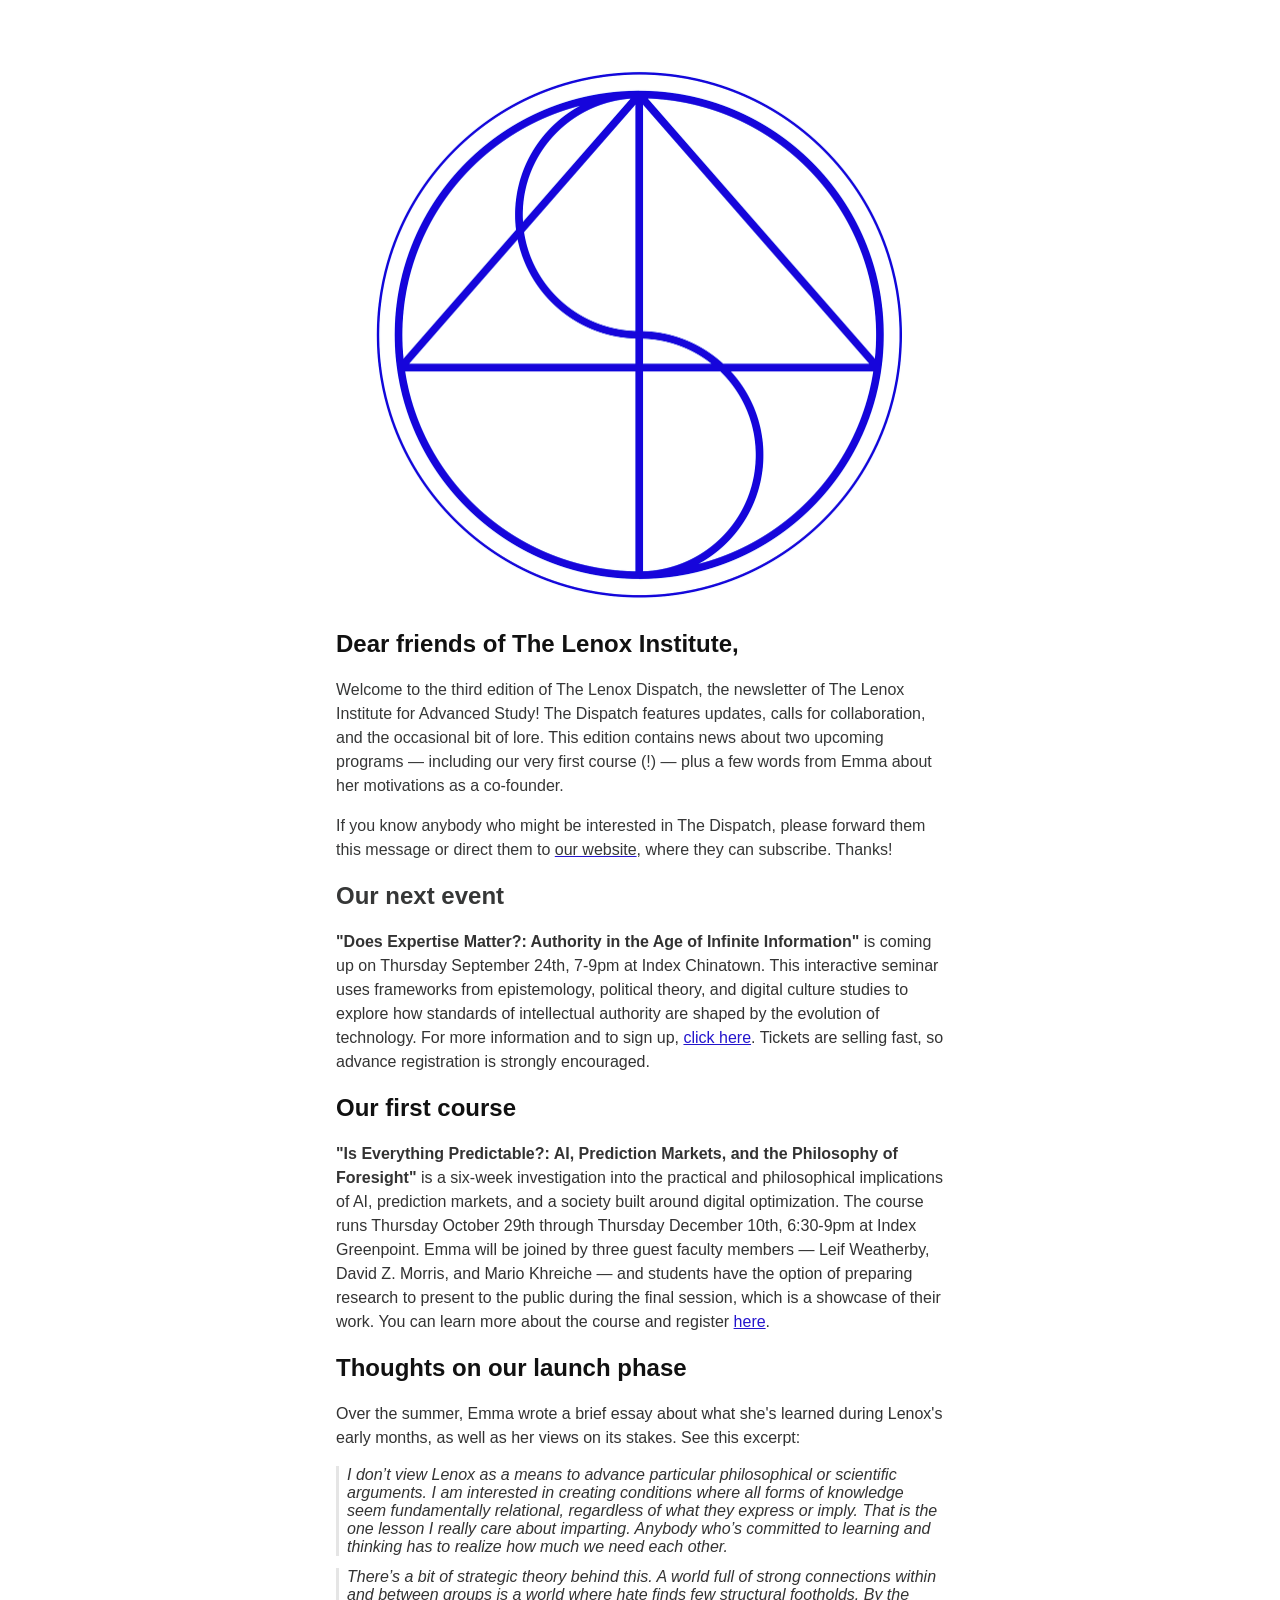
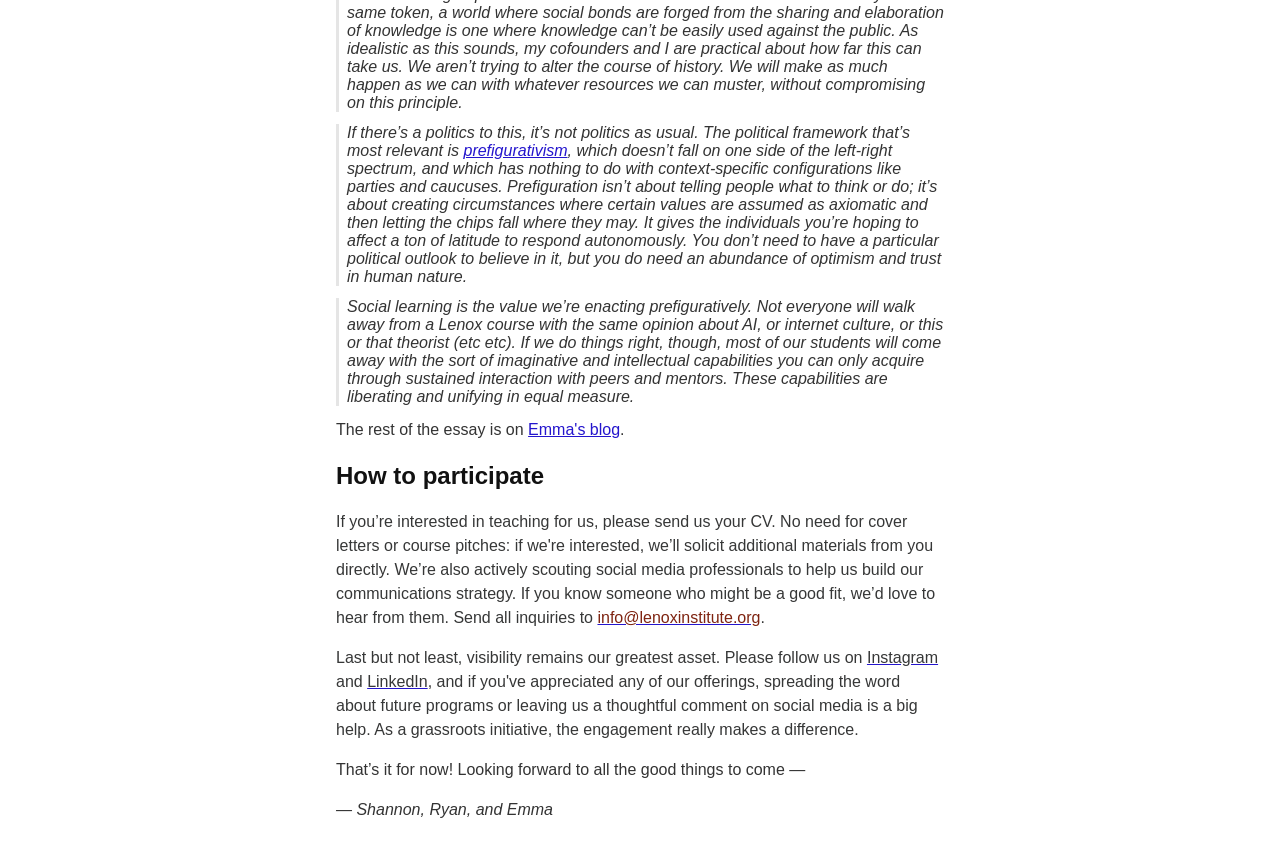
<file: dispatch/03/index.html>
<!DOCTYPE html>
<html xmlns="http://www.w3.org/1999/xhtml" lang="en" style="height: 100%;">
  <head>
    <meta charset="UTF-8">
    <meta name="viewport" content="width=device-width, initial-scale=1.0">
    <title>Edition No. 03 — The Lenox Dispatch — LIAS</title>
    <style>img { max-width: 100%; height: auto; }</style>
    
    
  
<style type="text/css">
* { margin: 0; padding: 0; box-sizing: border-box; }

        img { outline: none; text-decoration: none; display: block; }
        a img { border: none; }

        a[href^=&quot;tel&quot;], a[href^=&quot;sms&quot;] { text-decoration: none; pointer-events: none; cursor: default; }
#ml-preview-wrapper.ml-site .ml-content-link:hover { color: #665bdc; }
#ml-preview-wrapper.ml-site .ml-btn-primary:hover { background-color: #5653f0; }
#ml-preview-wrapper.ml-site .ml-btn-secondary:hover { background-color: #ebebeb; }
#ml-preview-wrapper.ml-site .ml-btn-tertiary:hover { background-color: #aN; }
#ml-preview-wrapper.ml-site .ml-input:focus { border-color: #ef4444; }
#ml-preview-wrapper.ml-site .ml-radio:checked { background-color: #4744ef !important; }

        @media (max-width: 767px) {
            #ml-preview-wrapper.ml-site h1.ml-content-heading { font-size: 24px; }
            #ml-preview-wrapper.ml-site h2.ml-content-heading { font-size: 24px; }
            #ml-preview-wrapper.ml-site h3.ml-content-heading { font-size: 20px; }
            #ml-preview-wrapper.ml-site h4.ml-content-heading { font-size: 18px; }
            #ml-preview-wrapper.ml-site p.ml-p-1 { font-size: 16px; }
            #ml-preview-wrapper.ml-site p.ml-p-2 { font-size: 14px; }
            #ml-preview-wrapper.ml-site p.ml-p-3 { font-size: 12px; }
        }
</style>
</head>
  <body style="min-height: 100%; margin: 0; background-color: #ffffff;">
    <div id="app" style="height: 100%;"><div class="ml-nbx" data-version="2.69.3" style="height: 100%;"><table id="ml-preview-wrapper" class="ml-email ml-site" width="100%" role="presentation" cellpadding="0" cellspacing="0" border="0" bgcolor="#ffffff" style="font-family: 'Helvetica', sans-serif, 'Arial', 'Helvetica', sans-serif; color: #333333; font-size: 16px; background-color: #ffffff;"><tbody><tr><td align="center" valign="top"><table width="100%" style="max-width:640px;" role="presentation" cellpadding="0" cellspacing="0" border="0" align="center"><tbody><tr><td class="py-6 px-4" style="padding-left: 16px; padding-right: 16px; padding-top: 24px; padding-bottom: 24px;"><table role="presentation" cellpadding="0" cellspacing="0" border="0" width="100%" class="ml-email-text-table ml-inline-email-node w-full" style="width: 100%;"><tbody><tr><td dir="ltr" style="padding-top: 12px;"><p dir="ltr" class="ml-p ml-p-1" style="margin-top: 0; font-family: 'Helvetica', sans-serif, 'Arial', 'Helvetica', sans-serif; font-weight: 400; line-height: 150%; letter-spacing: 0px; font-size: 16px; color: #333333; margin-bottom: 4px; text-align: left;"></p></td></tr></tbody></table><table role="presentation" cellpadding="0" cellspacing="0" border="0" width="100%" class="ml-email-image-table ml-inline-email-node w-full" style="width: 100%;"><tbody><tr><td align="center" dir="ltr" style="padding-top: 12px;"><img src="14d434f51db0bf1ec3a5.png" alt="The Lenox Institute logo, which is a an outline of a blue circle against a white background with the letters L, I, A, and S overlaid in a geometric pattern" width="100%" style="display:block;width:100%;max-width:554px;height:auto;"></td></tr></tbody></table><table role="presentation" cellpadding="0" cellspacing="0" border="0" width="100%" class="ml-email-text-table ml-inline-email-node w-full" style="width: 100%;"><tbody><tr><td dir="ltr" style="padding-top: 12px;"><h2 dir="ltr" class="ml-content-heading" style="font-family: 'Helvetica', sans-serif, 'Arial', 'Helvetica', sans-serif; font-weight: 700; line-height: 150%; letter-spacing: 0px; color: #111111; font-size: 24px; margin-bottom: 4px; text-align: left;">Dear friends of The Lenox Institute,</h2></td></tr></tbody></table><table role="presentation" cellpadding="0" cellspacing="0" border="0" width="100%" class="ml-email-text-table ml-inline-email-node w-full" style="width: 100%;"><tbody><tr><td dir="ltr" style="padding-top: 12px;"><p dir="ltr" class="ml-p ml-p-1" style="margin-top: 0; font-family: 'Helvetica', sans-serif, 'Arial', 'Helvetica', sans-serif; font-weight: 400; line-height: 150%; letter-spacing: 0px; font-size: 16px; color: #333333; margin-bottom: 4px; text-align: left;"><span style="color:#363737;background-color:transparent">Welcome to the third edition of The Lenox Dispatch, the newsletter of The Lenox Institute for Advanced Study! The Dispatch features updates, calls for collaboration, and the occasional bit of lore. This edition contains news about two upcoming programs — including our very first course (!) — plus a few words from Emma about her motivations as a co-founder.</span></p></td></tr></tbody></table><table role="presentation" cellpadding="0" cellspacing="0" border="0" width="100%" class="ml-email-text-table ml-inline-email-node w-full" style="width: 100%;"><tbody><tr><td dir="ltr" style="padding-top: 12px;"><p dir="ltr" class="ml-p ml-p-1" style="margin-top: 0; font-family: 'Helvetica', sans-serif, 'Arial', 'Helvetica', sans-serif; font-weight: 400; line-height: 150%; letter-spacing: 0px; font-size: 16px; color: #333333; margin-bottom: 4px; text-align: left;"><span style="color:#363737;background-color:transparent">If you know anybody who might be interested in The Dispatch, please forward them this message or direct them to </span><a href="https://lenoxinstitute.org/" target="_blank" class="ml-content-link" style="color: #2415cd; text-decoration: underline; font-style: normal;"><span style="color:#363737;background-color:transparent">our website</span></a><span style="color:#363737;background-color:transparent">, where they can subscribe. Thanks!</span></p></td></tr></tbody></table><table role="presentation" cellpadding="0" cellspacing="0" border="0" width="100%" class="ml-email-text-table ml-inline-email-node w-full" style="width: 100%;"><tbody><tr><td dir="ltr" style="padding-top: 12px;"><h2 dir="ltr" class="ml-content-heading" style="font-family: 'Helvetica', sans-serif, 'Arial', 'Helvetica', sans-serif; font-weight: 700; line-height: 150%; letter-spacing: 0px; color: #111111; font-size: 24px; margin-bottom: 4px; text-align: left;"><strong><span style="color:#363737;background-color:transparent">Our next event</span></strong></h2></td></tr></tbody></table><table role="presentation" cellpadding="0" cellspacing="0" border="0" width="100%" class="ml-email-text-table ml-inline-email-node w-full" style="width: 100%;"><tbody><tr><td dir="ltr" style="padding-top: 12px;"><p dir="ltr" class="ml-p ml-p-1" style="margin-top: 0; font-family: 'Helvetica', sans-serif, 'Arial', 'Helvetica', sans-serif; font-weight: 400; line-height: 150%; letter-spacing: 0px; font-size: 16px; color: #333333; margin-bottom: 4px; text-align: left;"><strong>"Does Expertise Matter?: Authority in the Age of Infinite Information"</strong> is coming up on Thursday September 24th, 7-9pm at Index Chinatown. This interactive seminar uses frameworks from epistemology, political theory, and digital culture studies to explore how standards of intellectual authority are shaped by the evolution of technology. For more information and to sign up, <a href="https://luma.com/index-49m5" target="_blank" class="ml-content-link" style="color: #2415cd; text-decoration: underline; font-style: normal;">click here</a>. Tickets are selling fast, so advance registration is strongly encouraged.</p></td></tr></tbody></table><table role="presentation" cellpadding="0" cellspacing="0" border="0" width="100%" class="ml-email-text-table ml-inline-email-node w-full" style="width: 100%;"><tbody><tr><td dir="ltr" style="padding-top: 12px;"><h2 dir="ltr" class="ml-content-heading" style="font-family: 'Helvetica', sans-serif, 'Arial', 'Helvetica', sans-serif; font-weight: 700; line-height: 150%; letter-spacing: 0px; color: #111111; font-size: 24px; margin-bottom: 4px; text-align: left;"><strong>Our first course</strong></h2></td></tr></tbody></table><table role="presentation" cellpadding="0" cellspacing="0" border="0" width="100%" class="ml-email-text-table ml-inline-email-node w-full" style="width: 100%;"><tbody><tr><td dir="ltr" style="padding-top: 12px;"><p dir="ltr" class="ml-p ml-p-1" style="margin-top: 0; font-family: 'Helvetica', sans-serif, 'Arial', 'Helvetica', sans-serif; font-weight: 400; line-height: 150%; letter-spacing: 0px; font-size: 16px; color: #333333; margin-bottom: 4px; text-align: left;"><strong>"Is Everything Predictable?: AI, Prediction Markets, and the Philosophy of Foresight"</strong> is a six-week investigation into the practical and philosophical implications of AI, prediction markets, and a society built around digital optimization. The course runs Thursday October 29th through Thursday December 10th, 6:30-9pm at Index Greenpoint. Emma will be joined by three guest faculty members — Leif Weatherby, David Z. Morris, and Mario Khreiche — and students have the option of preparing research to present to the public during the final session, which is a showcase of their work. You can learn more about the course and register <a href="https://luma.com/9sdc21nu" target="_blank" class="ml-content-link" style="color: #2415cd; text-decoration: underline; font-style: normal;">here</a>.</p></td></tr></tbody></table><table role="presentation" cellpadding="0" cellspacing="0" border="0" width="100%" class="ml-email-text-table ml-inline-email-node w-full" style="width: 100%;"><tbody><tr><td dir="ltr" style="padding-top: 12px;"><h2 dir="ltr" class="ml-content-heading" style="font-family: 'Helvetica', sans-serif, 'Arial', 'Helvetica', sans-serif; font-weight: 700; line-height: 150%; letter-spacing: 0px; color: #111111; font-size: 24px; margin-bottom: 4px; text-align: left;">Thoughts on our launch phase</h2></td></tr></tbody></table><table role="presentation" cellpadding="0" cellspacing="0" border="0" width="100%" class="ml-email-text-table ml-inline-email-node w-full" style="width: 100%;"><tbody><tr><td dir="ltr" style="padding-top: 12px;"><p dir="ltr" class="ml-p ml-p-1" style="margin-top: 0; font-family: 'Helvetica', sans-serif, 'Arial', 'Helvetica', sans-serif; font-weight: 400; line-height: 150%; letter-spacing: 0px; font-size: 16px; color: #333333; margin-bottom: 4px; text-align: left;"><span style="color:rgb(51, 51, 51);background-color:rgb(255, 255, 255);font-size:16px">Over the summer, Emma wrote a brief essay about what she's learned during Lenox's early months, as well as her views on its stakes. See this excerpt:</span></p></td></tr></tbody></table><table role="presentation" cellpadding="0" cellspacing="0" border="0" width="100%" class="w-full ml-email-text-table ml-inline-email-node" style="width: 100%;"><tbody><tr><td dir="ltr" style="padding-top: 12px;"><blockquote dir="ltr" class="ml-blockquote" style="border-color: #e5e5e5; margin: 0; border-left-width: 3px; border-left-style: solid; padding-left: 8px; font-family: 'Helvetica', sans-serif, 'Arial', 'Helvetica', sans-serif; text-align: left; border-left-color: #e5e5e5;"><em>I don’t view Lenox as a means to advance particular philosophical or scientific arguments. I am interested in creating conditions where all forms of knowledge seem fundamentally relational, regardless of what they express or imply. That is the one lesson I really care about imparting. Anybody who’s committed to learning and thinking has to realize how much we need each other.</em></blockquote></td></tr></tbody></table><table role="presentation" cellpadding="0" cellspacing="0" border="0" width="100%" class="w-full ml-email-text-table ml-inline-email-node" style="width: 100%;"><tbody><tr><td dir="ltr" style="padding-top: 12px;"><blockquote dir="ltr" class="ml-blockquote" style="border-color: #e5e5e5; margin: 0; border-left-width: 3px; border-left-style: solid; padding-left: 8px; font-family: 'Helvetica', sans-serif, 'Arial', 'Helvetica', sans-serif; text-align: left; border-left-color: #e5e5e5;"><em>There’s a bit of strategic theory behind this. A world full of strong connections within and between groups is a world where hate finds few structural footholds. By the same token, a world where social bonds are forged from the sharing and elaboration of knowledge is one where knowledge can’t be easily used against the public. As idealistic as this sounds, my cofounders and I are practical about how far this can take us. We aren’t trying to alter the course of history. We will make as much happen as we can with whatever resources we can muster, without compromising on this principle.</em></blockquote></td></tr></tbody></table><table role="presentation" cellpadding="0" cellspacing="0" border="0" width="100%" class="w-full ml-email-text-table ml-inline-email-node" style="width: 100%;"><tbody><tr><td dir="ltr" style="padding-top: 12px;"><blockquote dir="ltr" class="ml-blockquote" style="border-color: #e5e5e5; margin: 0; border-left-width: 3px; border-left-style: solid; padding-left: 8px; font-family: 'Helvetica', sans-serif, 'Arial', 'Helvetica', sans-serif; text-align: left; border-left-color: #e5e5e5;"><em>If there’s a politics to this, it’s not politics as usual. The political framework that’s most relevant is </em><a href="https://en.wikipedia.org/wiki/Prefigurative_politics" target="_blank" class="ml-content-link" style="color: #2415cd; text-decoration: underline; font-style: normal;"><em>prefigurativism</em></a><em>, which doesn’t fall on one side of the left-right spectrum, and which has nothing to do with context-specific configurations like parties and caucuses. Prefiguration isn’t about telling people what to think or do; it’s about creating circumstances where certain values are assumed as axiomatic and then letting the chips fall where they may. It gives the individuals you’re hoping to affect a ton of latitude to respond autonomously. You don’t need to have a particular political outlook to believe in it, but you do need an abundance of optimism and trust in human nature.</em></blockquote></td></tr></tbody></table><table role="presentation" cellpadding="0" cellspacing="0" border="0" width="100%" class="w-full ml-email-text-table ml-inline-email-node" style="width: 100%;"><tbody><tr><td dir="ltr" style="padding-top: 12px;"><blockquote dir="ltr" class="ml-blockquote" style="border-color: #e5e5e5; margin: 0; border-left-width: 3px; border-left-style: solid; padding-left: 8px; font-family: 'Helvetica', sans-serif, 'Arial', 'Helvetica', sans-serif; text-align: left; border-left-color: #e5e5e5;"><em>Social learning is the value we’re enacting prefiguratively. Not everyone will walk away from a Lenox course with the same opinion about AI, or internet culture, or this or that theorist (etc etc). If we do things right, though, most of our students will come away with the sort of imaginative and intellectual capabilities you can only acquire through sustained interaction with peers and mentors. These capabilities are liberating and unifying in equal measure.</em></blockquote></td></tr></tbody></table><table role="presentation" cellpadding="0" cellspacing="0" border="0" width="100%" class="ml-email-text-table ml-inline-email-node w-full" style="width: 100%;"><tbody><tr><td dir="ltr" style="padding-top: 12px;"><p dir="ltr" class="ml-p ml-p-1" style="margin-top: 0; font-family: 'Helvetica', sans-serif, 'Arial', 'Helvetica', sans-serif; font-weight: 400; line-height: 150%; letter-spacing: 0px; font-size: 16px; color: #333333; margin-bottom: 4px; text-align: left;">The rest of the essay is on <a href="https://elftheory.substack.com/p/why-im-starting-lenox" target="_blank" class="ml-content-link" style="color: #2415cd; text-decoration: underline; font-style: normal;">Emma's blog</a>.</p></td></tr></tbody></table><table role="presentation" cellpadding="0" cellspacing="0" border="0" width="100%" class="ml-email-text-table ml-inline-email-node w-full" style="width: 100%;"><tbody><tr><td dir="ltr" style="padding-top: 12px;"><h2 dir="ltr" class="ml-content-heading" style="font-family: 'Helvetica', sans-serif, 'Arial', 'Helvetica', sans-serif; font-weight: 700; line-height: 150%; letter-spacing: 0px; color: #111111; font-size: 24px; margin-bottom: 4px; text-align: left;"><strong>How to participate</strong></h2></td></tr></tbody></table><table role="presentation" cellpadding="0" cellspacing="0" border="0" width="100%" class="ml-email-text-table ml-inline-email-node w-full" style="width: 100%;"><tbody><tr><td dir="ltr" style="padding-top: 12px;"><p dir="ltr" class="ml-p ml-p-1" style="margin-top: 0; font-family: 'Helvetica', sans-serif, 'Arial', 'Helvetica', sans-serif; font-weight: 400; line-height: 150%; letter-spacing: 0px; font-size: 16px; color: #333333; margin-bottom: 4px; text-align: left;"><span style="color:#363737;background-color:transparent">If you’re interested in teaching for us, please send us your CV. No need for cover letters or course pitches: if we're interested, we’ll solicit additional materials from you directly. We’re also actively scouting social media professionals to help us build our communications strategy. If you know someone who might be a good fit, we’d love to hear from them. Send all inquiries to </span><a href="mailto:info@lenoxinstitute.org" target="_blank" class="ml-content-link" style="color: #2415cd; text-decoration: underline; font-style: normal;"><span style="color:#7e2310;background-color:transparent">info@lenoxinstitute.org</span></a><span style="color:#363737;background-color:transparent">.</span></p></td></tr></tbody></table><table role="presentation" cellpadding="0" cellspacing="0" border="0" width="100%" class="ml-email-text-table ml-inline-email-node w-full" style="width: 100%;"><tbody><tr><td dir="ltr" style="padding-top: 12px;"><p dir="ltr" class="ml-p ml-p-1" style="margin-top: 0; font-family: 'Helvetica', sans-serif, 'Arial', 'Helvetica', sans-serif; font-weight: 400; line-height: 150%; letter-spacing: 0px; font-size: 16px; color: #333333; margin-bottom: 4px; text-align: left;"><span style="color:#363737;background-color:transparent">Last but not least, visibility remains our greatest asset. Please follow us on </span><a href="https://www.instagram.com/lenox__institute/" target="_blank" class="ml-content-link" style="color: #2415cd; text-decoration: underline; font-style: normal;"><span style="color:#363737;background-color:transparent">Instagram</span></a><span style="color:#363737;background-color:transparent"> and </span><a href="https://www.linkedin.com/company/lenox-institute/" target="_blank" class="ml-content-link" style="color: #2415cd; text-decoration: underline; font-style: normal;"><span style="color:#363737;background-color:transparent">LinkedIn</span></a><span style="color:#363737;background-color:transparent">, and if you've appreciated any of our offerings, spreading the word about future programs or leaving us a thoughtful comment on social media is a big help. As a grassroots initiative, the engagement really makes a difference.</span></p></td></tr></tbody></table><table role="presentation" cellpadding="0" cellspacing="0" border="0" width="100%" class="ml-email-text-table ml-inline-email-node w-full" style="width: 100%;"><tbody><tr><td dir="ltr" style="padding-top: 12px;"><p dir="ltr" class="ml-p ml-p-1" style="margin-top: 0; font-family: 'Helvetica', sans-serif, 'Arial', 'Helvetica', sans-serif; font-weight: 400; line-height: 150%; letter-spacing: 0px; font-size: 16px; color: #333333; margin-bottom: 4px; text-align: left;">That’s it for now! Looking forward to all the good things to come —</p></td></tr></tbody></table><table role="presentation" cellpadding="0" cellspacing="0" border="0" width="100%" class="ml-email-text-table ml-inline-email-node w-full" style="width: 100%;"><tbody><tr><td dir="ltr" style="padding-top: 12px;"><p dir="ltr" class="ml-p ml-p-1" style="margin-top: 0; font-family: 'Helvetica', sans-serif, 'Arial', 'Helvetica', sans-serif; font-weight: 400; line-height: 150%; letter-spacing: 0px; font-size: 16px; color: #333333; margin-bottom: 4px; text-align: left;"><em>— Shannon, Ryan, and Emma</em></p></td></tr></tbody></table></td></tr></tbody></table></td></tr></tbody></table></div></div>
  </body>
</html>
</file>
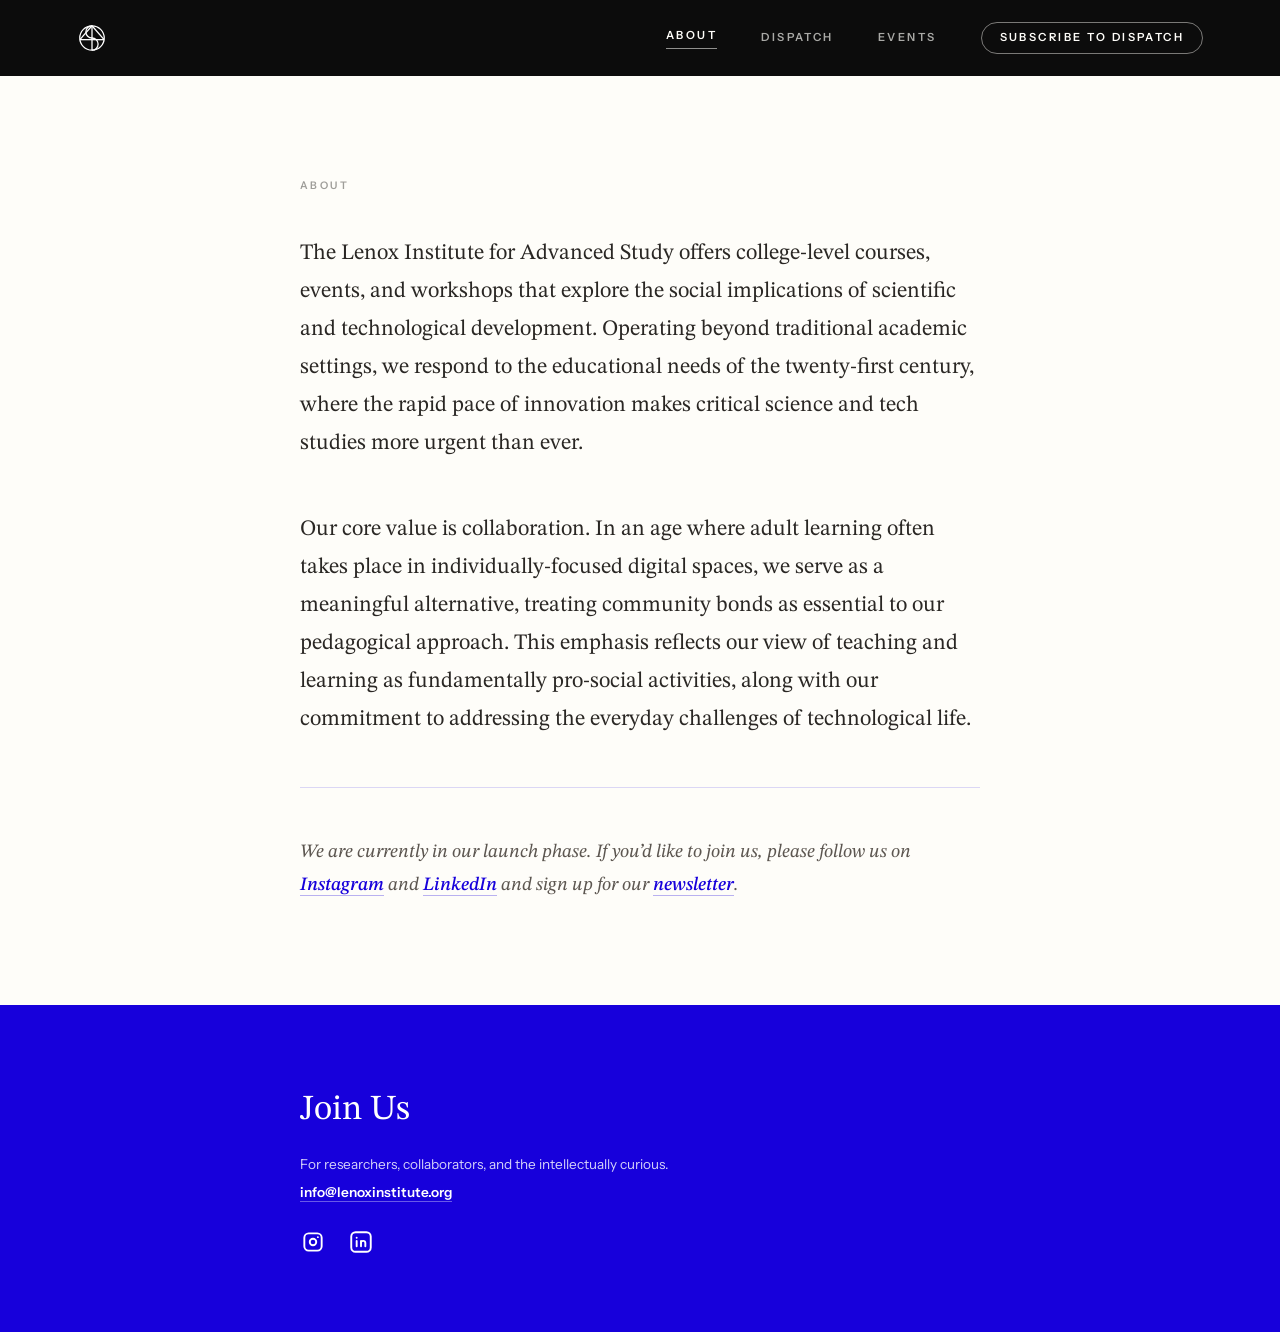
<file: about.html>
<!DOCTYPE html>
<html lang="en">
<head>
<meta charset="UTF-8">
<meta name="viewport" content="width=device-width, initial-scale=1.0">
<title>About — LIAS</title>
<link rel="preconnect" href="https://fonts.googleapis.com">
<link rel="preconnect" href="https://fonts.gstatic.com" crossorigin>
<link href="https://fonts.googleapis.com/css2?family=STIX+Two+Text:ital,wght@0,400;0,500;0,600;1,400;1,500&family=Instrument+Sans:wght@400;500;600&display=swap" rel="stylesheet">
<link rel="stylesheet" href="styles.css">
</head>
<body class="subpage">

<header class="site-header">
  <a href="index.html" class="header-logo" aria-label="The Lenox Institute for Advanced Study — home">
    <svg xmlns="http://www.w3.org/2000/svg" viewBox="0 0 1080 1080" aria-hidden="true">
      <g fill="none" stroke="#ffffff" stroke-width="46" stroke-linecap="butt" stroke-linejoin="miter">
        <circle cx="540" cy="540" r="440"/>
        <line x1="540" y1="100" x2="540" y2="980"/>
        <line x1="104" y1="600" x2="976" y2="600"/>
        <line x1="104" y1="600" x2="540" y2="100"/>
        <line x1="540" y1="100" x2="976" y2="600"/>
        <path d="M 540 100 A 220 220 0 0 0 540 540"/>
        <path d="M 540 540 A 220 220 0 0 1 540 980"/>
      </g>
    </svg>
  </a>
  <nav class="site-nav" aria-label="Site">
    <a href="about.html" aria-current="page">About</a>
    <a href="dispatch.html">Dispatch</a>
    <a href="events.html">Events</a>
    <a href="https://preview.mailerlite.io/forms/2378680/191810587265599097/share" class="nav-cta">Subscribe to Dispatch</a>
  </nav>
</header>

<main class="panel-body">
  <div class="panel-body-inner">
    <p class="body-label">About</p>
    <p class="body-statement">The Lenox Institute for Advanced Study offers college-level courses, events, and workshops that explore the social implications of scientific and technological development. Operating beyond traditional academic settings, we respond to the educational needs of the twenty-first century, where the rapid pace of innovation makes critical science and tech studies more urgent than ever.</p>
    <p class="body-statement">Our core value is collaboration. In an age where adult learning often takes place in individually-focused digital spaces, we serve as a meaningful alternative, treating community bonds as essential to our pedagogical approach. This emphasis reflects our view of teaching and learning as fundamentally pro-social activities, along with our commitment to addressing the everyday challenges of technological life.</p>
    <div class="body-rule"></div>
    <p class="body-solution">We are currently in our launch phase. If you’d like to join us, please follow us on <a href="https://www.instagram.com/lenox__institute/" target="_blank" rel="noopener noreferrer">Instagram</a> and <a href="https://www.linkedin.com/company/lenox-institute/" target="_blank" rel="noopener noreferrer">LinkedIn</a> and sign up for our <a href="https://preview.mailerlite.io/forms/2378680/191810587265599097/share" target="_blank" rel="noopener noreferrer">newsletter</a>.</p>
  </div>
</main>

<section class="panel-footer">
  <div class="panel-footer-inner">
    <h2 class="footer-heading">Join Us</h2>
    <p class="footer-text">For researchers, collaborators, and the intellectually curious.</p>
    <p class="footer-email"><a href="mailto:info@lenoxinstitute.org" class="footer-email">info@lenoxinstitute.org</a></p>
    <div class="footer-social">
      <a href="https://www.instagram.com/lenox__institute/" aria-label="Lenox Institute on Instagram" target="_blank" rel="noopener noreferrer">
        <svg xmlns="http://www.w3.org/2000/svg" viewBox="0 0 24 24" fill="none" stroke="currentColor" stroke-width="1.75" stroke-linecap="round" stroke-linejoin="round" aria-hidden="true">
          <path d="M4 8a4 4 0 0 1 4 -4h8a4 4 0 0 1 4 4v8a4 4 0 0 1 -4 4h-8a4 4 0 0 1 -4 -4z"/>
          <path d="M9 12a3 3 0 1 0 6 0a3 3 0 1 0 -6 0"/>
          <path d="M16.5 7.5v.01"/>
        </svg>
      </a>
      <a href="https://www.linkedin.com/company/lenox-institute/" aria-label="Lenox Institute on LinkedIn" target="_blank" rel="noopener noreferrer">
        <svg xmlns="http://www.w3.org/2000/svg" viewBox="0 0 24 24" fill="none" stroke="currentColor" stroke-width="1.75" stroke-linecap="round" stroke-linejoin="round" aria-hidden="true">
          <path d="M8 11v5"/>
          <path d="M8 8v.01"/>
          <path d="M12 16v-5"/>
          <path d="M16 16v-3a2 2 0 1 0 -4 0"/>
          <path d="M3 7a4 4 0 0 1 4 -4h10a4 4 0 0 1 4 4v10a4 4 0 0 1 -4 4h-10a4 4 0 0 1 -4 -4z"/>
        </svg>
      </a>
    </div>
  </div>
</section>

</body>
</html>
</file>
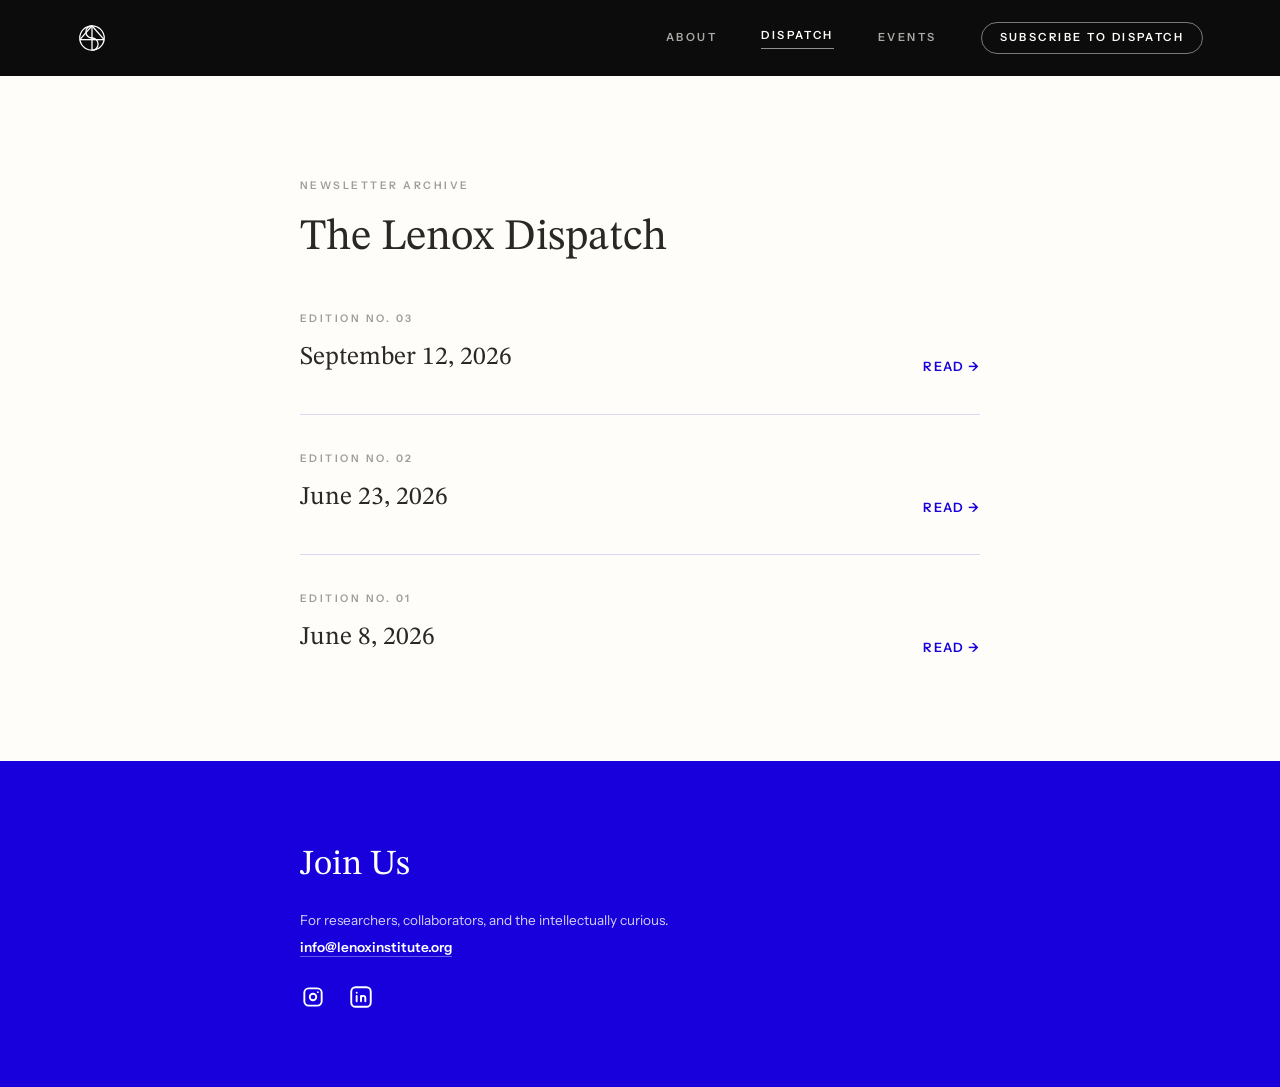
<file: dispatch.html>
<!DOCTYPE html>
<html lang="en">
<head>
<meta charset="UTF-8">
<meta name="viewport" content="width=device-width, initial-scale=1.0">
<title>The Lenox Dispatch — LIAS</title>
<link rel="preconnect" href="https://fonts.googleapis.com">
<link rel="preconnect" href="https://fonts.gstatic.com" crossorigin>
<link href="https://fonts.googleapis.com/css2?family=STIX+Two+Text:ital,wght@0,400;0,500;0,600;1,400;1,500&family=Instrument+Sans:wght@400;500;600&display=swap" rel="stylesheet">
<link rel="stylesheet" href="styles.css">
</head>
<body class="subpage">

<header class="site-header">
  <a href="index.html" class="header-logo" aria-label="The Lenox Institute for Advanced Study — home">
    <svg xmlns="http://www.w3.org/2000/svg" viewBox="0 0 1080 1080" aria-hidden="true">
      <g fill="none" stroke="#ffffff" stroke-width="46" stroke-linecap="butt" stroke-linejoin="miter">
        <circle cx="540" cy="540" r="440"/>
        <line x1="540" y1="100" x2="540" y2="980"/>
        <line x1="104" y1="600" x2="976" y2="600"/>
        <line x1="104" y1="600" x2="540" y2="100"/>
        <line x1="540" y1="100" x2="976" y2="600"/>
        <path d="M 540 100 A 220 220 0 0 0 540 540"/>
        <path d="M 540 540 A 220 220 0 0 1 540 980"/>
      </g>
    </svg>
  </a>
  <nav class="site-nav" aria-label="Site">
    <a href="about.html">About</a>
    <a href="dispatch.html" aria-current="page">Dispatch</a>
    <a href="events.html">Events</a>
    <a href="https://preview.mailerlite.io/forms/2378680/191810587265599097/share" class="nav-cta">Subscribe to Dispatch</a>
  </nav>
</header>

<main class="panel-body">
  <div class="panel-body-inner">
    <p class="body-label label-tight">Newsletter Archive</p>
    <h1 class="page-heading">The Lenox Dispatch</h1>

    <div class="archive-entry" data-mailerlite-campaign="198240155214021880" data-mailerlite-email="198240155236041983">
      <div>
        <p class="body-label archive-label">Edition No. 03</p>
        <p class="archive-date">September 12, 2026</p>
      </div>
      <a class="archive-link" href="dispatch/03/" aria-label="Read Edition No. 03 of The Lenox Dispatch">Read&nbsp;→</a>
    </div>

    <div class="body-rule archive-rule"></div>

    <div class="archive-entry" data-mailerlite-campaign="191000240726214350" data-mailerlite-email="191000240749283027">
      <div>
        <p class="body-label archive-label">Edition No. 02</p>
        <p class="archive-date">June 23, 2026</p>
      </div>
      <a class="archive-link" href="dispatch/02/" aria-label="Read Edition No. 02 of The Lenox Dispatch">Read&nbsp;→</a>
    </div>

    <div class="body-rule archive-rule"></div>

    <div class="archive-entry" data-mailerlite-campaign="189544375486777228" data-mailerlite-email="189544375507748754">
      <div>
        <p class="body-label archive-label">Edition No. 01</p>
        <p class="archive-date">June 8, 2026</p>
      </div>
      <a class="archive-link" href="dispatch/01/" aria-label="Read Edition No. 01 of The Lenox Dispatch">Read&nbsp;→</a>
    </div>
  </div>
</main>

<section class="panel-footer">
  <div class="panel-footer-inner">
    <h2 class="footer-heading">Join Us</h2>
    <p class="footer-text">For researchers, collaborators, and the intellectually curious.</p>
    <p class="footer-email"><a href="mailto:info@lenoxinstitute.org" class="footer-email">info@lenoxinstitute.org</a></p>
    <div class="footer-social">
      <a href="https://www.instagram.com/lenox__institute/" aria-label="Lenox Institute on Instagram" target="_blank" rel="noopener noreferrer">
        <svg xmlns="http://www.w3.org/2000/svg" viewBox="0 0 24 24" fill="none" stroke="currentColor" stroke-width="1.75" stroke-linecap="round" stroke-linejoin="round" aria-hidden="true">
          <path d="M4 8a4 4 0 0 1 4 -4h8a4 4 0 0 1 4 4v8a4 4 0 0 1 -4 4h-8a4 4 0 0 1 -4 -4z"/>
          <path d="M9 12a3 3 0 1 0 6 0a3 3 0 1 0 -6 0"/>
          <path d="M16.5 7.5v.01"/>
        </svg>
      </a>
      <a href="https://www.linkedin.com/company/lenox-institute/" aria-label="Lenox Institute on LinkedIn" target="_blank" rel="noopener noreferrer">
        <svg xmlns="http://www.w3.org/2000/svg" viewBox="0 0 24 24" fill="none" stroke="currentColor" stroke-width="1.75" stroke-linecap="round" stroke-linejoin="round" aria-hidden="true">
          <path d="M8 11v5"/>
          <path d="M8 8v.01"/>
          <path d="M12 16v-5"/>
          <path d="M16 16v-3a2 2 0 1 0 -4 0"/>
          <path d="M3 7a4 4 0 0 1 4 -4h10a4 4 0 0 1 4 4v10a4 4 0 0 1 -4 4h-10a4 4 0 0 1 -4 -4z"/>
        </svg>
      </a>
    </div>
  </div>
</section>

</body>
</html>
</file>
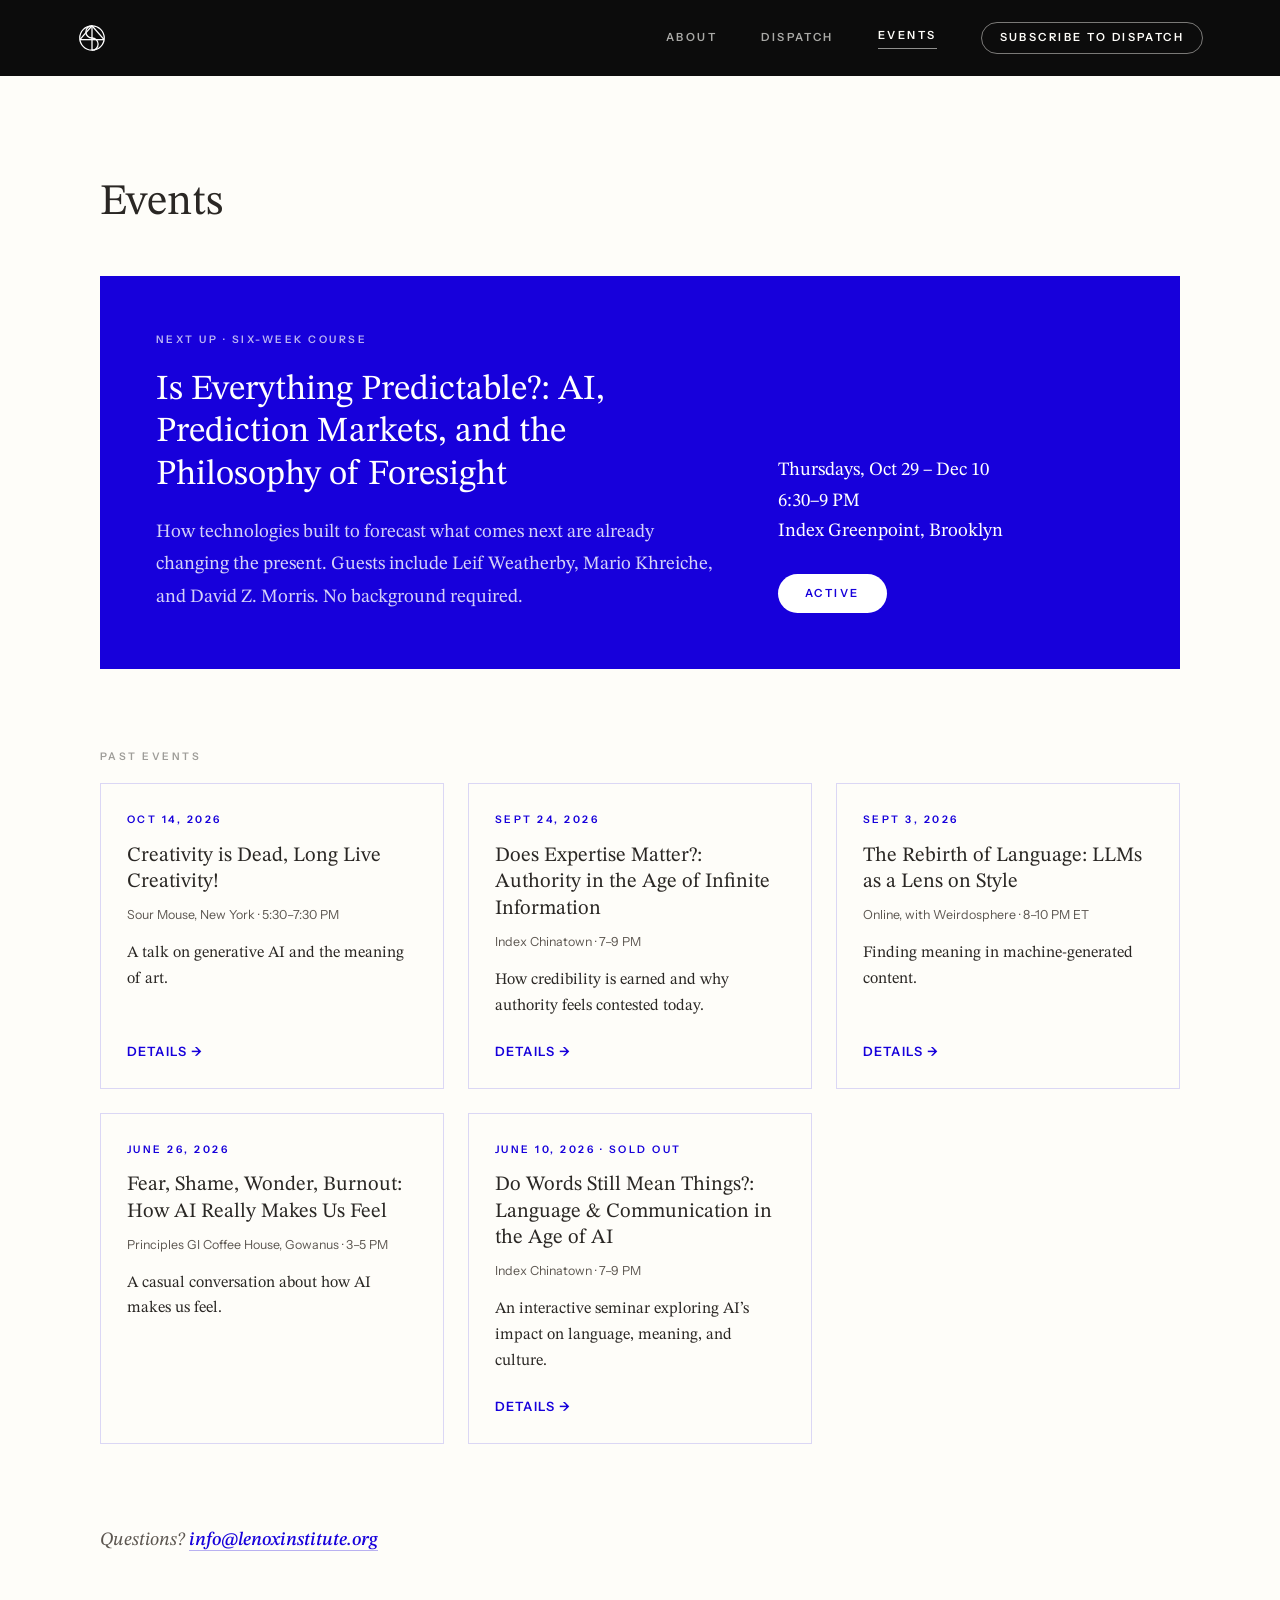
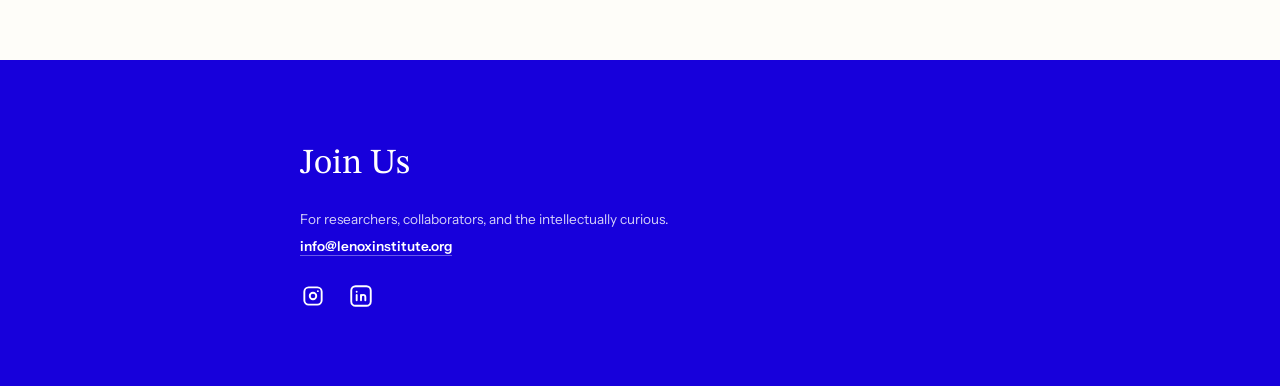
<file: events.html>
<!DOCTYPE html>
<html lang="en">
<head>
<meta charset="UTF-8">
<meta name="viewport" content="width=device-width, initial-scale=1.0">
<title>Events — LIAS</title>
<link rel="preconnect" href="https://fonts.googleapis.com">
<link rel="preconnect" href="https://fonts.gstatic.com" crossorigin>
<link href="https://fonts.googleapis.com/css2?family=STIX+Two+Text:ital,wght@0,400;0,500;0,600;1,400;1,500&family=Instrument+Sans:wght@400;500;600&display=swap" rel="stylesheet">
<link rel="stylesheet" href="styles.css">
</head>
<body class="subpage">

<header class="site-header">
  <a href="index.html" class="header-logo" aria-label="The Lenox Institute for Advanced Study — home">
    <svg xmlns="http://www.w3.org/2000/svg" viewBox="0 0 1080 1080" aria-hidden="true">
      <g fill="none" stroke="#ffffff" stroke-width="46" stroke-linecap="butt" stroke-linejoin="miter">
        <circle cx="540" cy="540" r="440"/>
        <line x1="540" y1="100" x2="540" y2="980"/>
        <line x1="104" y1="600" x2="976" y2="600"/>
        <line x1="104" y1="600" x2="540" y2="100"/>
        <line x1="540" y1="100" x2="976" y2="600"/>
        <path d="M 540 100 A 220 220 0 0 0 540 540"/>
        <path d="M 540 540 A 220 220 0 0 1 540 980"/>
      </g>
    </svg>
  </a>
  <nav class="site-nav" aria-label="Site">
    <a href="about.html">About</a>
    <a href="dispatch.html">Dispatch</a>
    <a href="events.html" aria-current="page">Events</a>
    <a href="https://preview.mailerlite.io/forms/2378680/191810587265599097/share" class="nav-cta">Subscribe to Dispatch</a>
  </nav>
</header>


<main class="panel-body">
  <div class="panel-body-inner panel-body-inner--wide">
    <h1 class="page-heading">Events</h1>

    <section class="event-feature">
      <div class="event-feature-main">
        <p class="body-label event-feature-label">Next up · Six-week course</p>
        <h2 class="event-feature-title">Is Everything Predictable?: AI, Prediction Markets, and the Philosophy of Foresight</h2>
        <p class="event-feature-desc">How technologies built to forecast what comes next are already changing the present. Guests include Leif Weatherby, Mario Khreiche, and David Z. Morris. No background required.</p>
      </div>
      <div class="event-feature-side">
        <p class="event-feature-details">Thursdays, Oct 29 – Dec 10<br>6:30–9 PM<br>Index Greenpoint, Brooklyn</p>
        <a class="event-button" href="https://luma.com/9sdc21nu" target="_blank" rel="noopener noreferrer">Active</a>
      </div>
    </section>

    <h2 class="body-label label-tight">Past events</h2>
    <div class="event-grid">
      <article class="event-card">
        <p class="event-date">Oct 14, 2026</p>
        <h3 class="event-title" id="event-2026-10-14">Creativity is Dead, Long Live Creativity!</h3>
        <p class="event-meta">Sour Mouse, New York · 5:30–7:30 PM</p>
        <p class="event-desc">A talk on generative AI and the meaning of art.</p>
        <a class="archive-link" href="https://luma.com/genai-art" target="_blank" rel="noopener noreferrer" aria-describedby="event-2026-10-14">Details&nbsp;→</a>
      </article>
      <article class="event-card">
        <p class="event-date">Sept 24, 2026</p>
        <h3 class="event-title" id="event-2026-09-24">Does Expertise Matter?: Authority in the Age of Infinite Information</h3>
        <p class="event-meta">Index Chinatown · 7–9 PM</p>
        <p class="event-desc">How credibility is earned and why authority feels contested today.</p>
        <a class="archive-link" href="https://luma.com/index-49m5" target="_blank" rel="noopener noreferrer" aria-describedby="event-2026-09-24">Details&nbsp;→</a>
      </article>
      <article class="event-card">
        <p class="event-date">Sept 3, 2026</p>
        <h3 class="event-title" id="event-2026-09-03">The Rebirth of Language: LLMs as a Lens on Style</h3>
        <p class="event-meta">Online, with Weirdosphere · 8–10 PM ET</p>
        <p class="event-desc">Finding meaning in machine-generated content.</p>
        <a class="archive-link" href="https://weirdosphere.mn.co/events/the-rebirth-of-language-llms-as-a-lens-on-style" target="_blank" rel="noopener noreferrer" aria-describedby="event-2026-09-03">Details&nbsp;→</a>
      </article>
      <article class="event-card">
        <p class="event-date">June 26, 2026</p>
        <h3 class="event-title">Fear, Shame, Wonder, Burnout: How AI Really Makes Us Feel</h3>
        <p class="event-meta">Principles GI Coffee House, Gowanus · 3–5 PM</p>
        <p class="event-desc">A casual conversation about how AI makes us feel.</p>
      </article>
      <article class="event-card">
        <p class="event-date">June 10, 2026 · Sold out</p>
        <h3 class="event-title" id="event-2026-06-10">Do Words Still Mean Things?: Language &amp; Communication in the Age of AI</h3>
        <p class="event-meta">Index Chinatown · 7–9 PM</p>
        <p class="event-desc">An interactive seminar exploring AI’s impact on language, meaning, and culture.</p>
        <a class="archive-link" href="https://luma.com/fyb86ey8" target="_blank" rel="noopener noreferrer" aria-describedby="event-2026-06-10">Details&nbsp;→</a>
      </article>
    </div>

    <p class="body-solution events-questions">Questions? <a href="mailto:info@lenoxinstitute.org">info@lenoxinstitute.org</a></p>
  </div>
</main>

<section class="panel-footer">
  <div class="panel-footer-inner">
    <h2 class="footer-heading">Join Us</h2>
    <p class="footer-text">For researchers, collaborators, and the intellectually curious.</p>
    <p class="footer-email"><a href="mailto:info@lenoxinstitute.org" class="footer-email">info@lenoxinstitute.org</a></p>
    <div class="footer-social">
      <a href="https://www.instagram.com/lenox__institute/" aria-label="Lenox Institute on Instagram" target="_blank" rel="noopener noreferrer">
        <svg xmlns="http://www.w3.org/2000/svg" viewBox="0 0 24 24" fill="none" stroke="currentColor" stroke-width="1.75" stroke-linecap="round" stroke-linejoin="round" aria-hidden="true">
          <path d="M4 8a4 4 0 0 1 4 -4h8a4 4 0 0 1 4 4v8a4 4 0 0 1 -4 4h-8a4 4 0 0 1 -4 -4z"/>
          <path d="M9 12a3 3 0 1 0 6 0a3 3 0 1 0 -6 0"/>
          <path d="M16.5 7.5v.01"/>
        </svg>
      </a>
      <a href="https://www.linkedin.com/company/lenox-institute/" aria-label="Lenox Institute on LinkedIn" target="_blank" rel="noopener noreferrer">
        <svg xmlns="http://www.w3.org/2000/svg" viewBox="0 0 24 24" fill="none" stroke="currentColor" stroke-width="1.75" stroke-linecap="round" stroke-linejoin="round" aria-hidden="true">
          <path d="M8 11v5"/>
          <path d="M8 8v.01"/>
          <path d="M12 16v-5"/>
          <path d="M16 16v-3a2 2 0 1 0 -4 0"/>
          <path d="M3 7a4 4 0 0 1 4 -4h10a4 4 0 0 1 4 4v10a4 4 0 0 1 -4 4h-10a4 4 0 0 1 -4 -4z"/>
        </svg>
      </a>
    </div>
  </div>
</section>

</body>
</html>
</file>
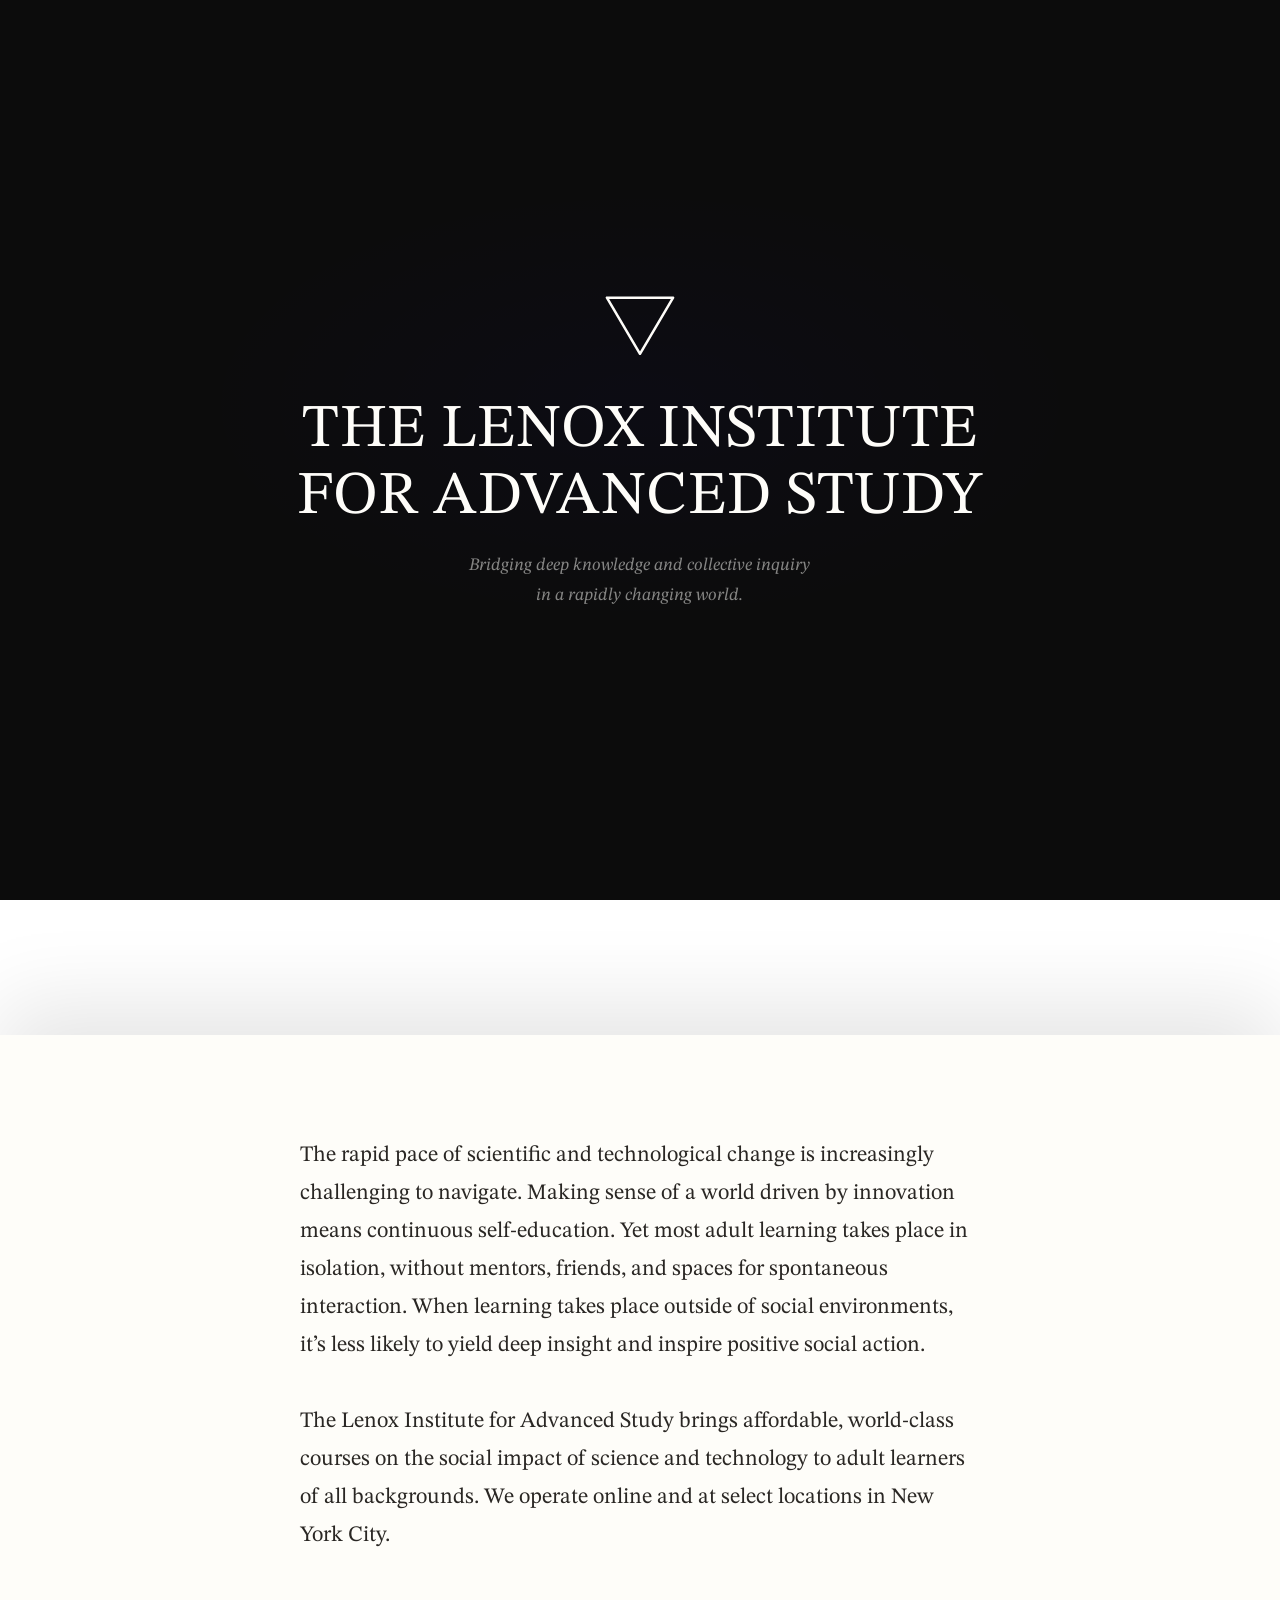
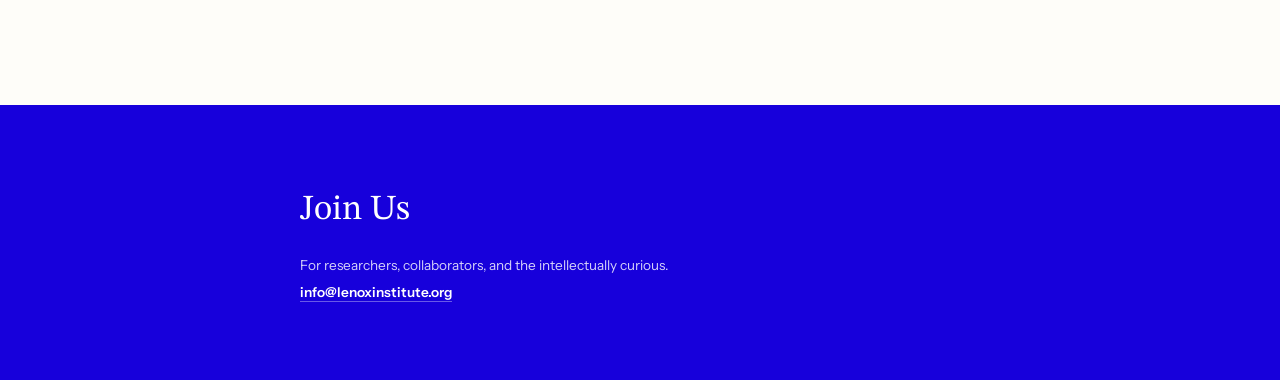
<file: LIAS_landing.html>
<!DOCTYPE html>
<html lang="en">
<head>
<meta charset="UTF-8">
<meta name="viewport" content="width=device-width, initial-scale=1.0">
<title>LIAS</title>
<link rel="preconnect" href="https://fonts.googleapis.com">
<link rel="preconnect" href="https://fonts.gstatic.com" crossorigin>
<link href="https://fonts.googleapis.com/css2?family=STIX+Two+Text:ital,wght@0,400;0,500;0,600;1,400;1,500&family=Instrument+Sans:wght@400;500;600&display=swap" rel="stylesheet">
<style>
*, *::before, *::after { box-sizing: border-box; margin: 0; padding: 0; }

:root {
  --black: #0C0C0C;
  --cream: #FEFDF9;
  --blue: #1700DB;
  --blue-dark: #1700DB;
  --text-dark: #2A2724;
  --text-mid: #5C5650;
  --serif: 'STIX Two Text', Georgia, serif;
  --sans: 'Instrument Sans', Helvetica, sans-serif;
}

html { scroll-behavior: smooth; -webkit-font-smoothing: antialiased; -moz-osx-font-smoothing: grayscale; }
body { font-family: var(--sans); line-height: 1.6; overflow-x: hidden; }

/* ── PANEL 1: HERO (fixed behind) ── */
.hero-wrapper { position: relative; height: 115vh; }

.hero {
  position: fixed; top: 0; left: 0; right: 0;
  height: 100vh;
  display: flex; flex-direction: column;
  align-items: center; justify-content: center;
  text-align: center;
  z-index: 1;
  background: var(--black);
  color: #FEFDF9;
}

.hero-content { position: relative; z-index: 2; padding: 0 2rem; }

.hero-logo {
  width: 72px; height: 72px;
  margin: 0 auto 2.25rem;
  opacity: 0; animation: fadeIn 0.9s ease 0.2s forwards;
}
.hero-logo svg { width: 100%; height: 100%; }

.hero h1 {
  font-family: var(--serif);
  font-size: clamp(2.2rem, 4.8vw, 3.8rem);
  font-weight: 400;
  line-height: 1.1;
  letter-spacing: 0.01em;
  opacity: 0; animation: fadeUp 0.85s ease 0.35s forwards;
}

.hero-sub {
  font-family: var(--serif);
  font-size: clamp(0.92rem, 1.4vw, 1.1rem);
  font-weight: 400;
  font-style: italic;
  max-width: 460px;
  margin: 1.25rem auto 0;
  line-height: 1.7;
  opacity: 0; animation: fadeUp 0.85s ease 0.55s forwards;
}

/* ── SCROLL-OVER ── */
.scroll-content { position: relative; z-index: 10; }
.scroll-content > :first-child { box-shadow: 0 -30px 80px rgba(0,0,0,0.12); }

/* ── PANEL 2: BODY ── */
.panel-body {
  padding: clamp(4.5rem, 8vw, 7.5rem) clamp(2rem, 6vw, 5.5rem);
  background: var(--cream);
  color: var(--text-dark);
}

.panel-body-inner { max-width: 680px; margin: 0 auto; }

.body-label {
  font-family: var(--sans);
  font-size: 0.65rem;
  font-weight: 600;
  letter-spacing: 0.24em;
  text-transform: uppercase;
  margin-bottom: 2.5rem;
  color: rgba(42, 39, 36, 0.45);
}

.body-statement {
  font-family: var(--serif);
  font-size: clamp(1.15rem, 2vw, 1.38rem);
  font-weight: 400;
  line-height: 1.72;
  margin-bottom: 3rem;
}

.body-rule {
  width: 100%;
  height: 1px;
  margin-bottom: 3rem;
}

.body-solution {
  font-family: var(--serif);
  font-size: clamp(1.02rem, 1.55vw, 1.18rem);
  font-weight: 400;
  font-style: italic;
  line-height: 1.78;
}

.body-solution strong {
  font-style: normal;
  font-weight: 500;
}

/* ── PANEL 3: FOOTER ── */
.panel-footer {
  padding: clamp(3.5rem, 6vw, 5rem) clamp(2rem, 6vw, 5.5rem);
  background: var(--blue);
  color: #FFFFFF;
}

.panel-footer-inner { max-width: 680px; margin: 0 auto; }

.footer-heading {
  font-family: var(--serif);
  font-size: clamp(1.5rem, 2.8vw, 2.2rem);
  font-weight: 400;
  margin-bottom: 1rem;
}

.footer-text {
  font-family: var(--sans);
  font-size: 0.85rem;
  font-weight: 400;
  margin-bottom: 0.35rem;
}

.footer-email {
  font-family: var(--sans);
  font-size: 0.85rem;
  font-weight: 600;
  text-decoration: none;
  transition: opacity 0.3s;
}
.footer-email:hover { opacity: 0.8; }


/* V2: Electric Blue overrides */
.hero-logo svg g, .hero-logo svg path { fill: rgba(254, 253, 249, 0.65); }
.hero h1 { color: #FEFDF9; }
.hero-sub { color: rgba(254, 253, 249, 0.5); }
.hero::after {
  content: '';
  position: absolute; inset: 0;
  background: radial-gradient(ellipse 50% 35% at 50% 45%, rgba(20, 0, 255, 0.03) 0%, transparent 70%);
  pointer-events: none;
}
.body-statement { color: var(--text-dark); }
.body-rule { background: var(--blue); opacity: 0.15; }
.body-solution { color: var(--text-mid); }
.body-solution strong { color: var(--blue-dark); }
.footer-heading { color: #FFFFFF; }
.footer-text { color: rgba(255,255,255,0.82); }
.footer-email { color: #FFFFFF; }
a.footer-email { color: #FFFFFF; border-bottom: 1px solid rgba(255,255,255,0.35); padding-bottom: 1px; }
a.footer-email:hover { border-color: #FFFFFF; }
.scroll-content > :first-child { box-shadow: 0 -30px 80px rgba(0,0,0,0.1); }


/* ── ANIMATIONS ── */
@keyframes fadeIn { from { opacity: 0; } to { opacity: 1; } }
@keyframes fadeUp { from { opacity: 0; transform: translateY(14px); } to { opacity: 1; transform: translateY(0); } }

/* ── RESPONSIVE ── */
@media (max-width: 600px) {
  .hero { position: relative; height: auto; min-height: 100vh; }
  .hero-wrapper { height: auto; }
  .scroll-content > :first-child { box-shadow: none; }
}
</style>
</head>
<body>

<!-- PANEL 1: HERO -->
<div class="hero-wrapper">
  <section class="hero">
    <div class="hero-content">
      <div class="hero-logo"><svg xmlns="http://www.w3.org/2000/svg" viewBox="0 0 100 90"><polygon points="50,85 4,7 96,7" fill="none" stroke="#FEFDF9" stroke-width="3.5" stroke-linejoin="round"/></svg></div>
      <h1>THE LENOX INSTITUTE<br>FOR ADVANCED STUDY</h1>
      <p class="hero-sub">Bridging deep knowledge and collective inquiry<br>in a rapidly changing world.</p>
    </div>
  </section>
</div>

<!-- SCROLL-OVER CONTENT -->
<div class="scroll-content">

  <!-- PANEL 2: BODY -->
  <section class="panel-body">
    <div class="panel-body-inner">
      <p class="body-statement">The rapid pace of scientific and technological change is increasingly challenging to navigate. Making sense of a world driven by innovation means continuous self-education. Yet most adult learning takes place in isolation, without mentors, friends, and spaces for spontaneous interaction. When learning takes place outside of social environments, it’s less likely to yield deep insight and inspire positive social action.<br><br>The Lenox Institute for Advanced Study brings affordable, world-class courses on the social impact of science and technology to adult learners of all backgrounds. We operate online and at select locations in New York City.</p>
    </div>
  </section>

  <!-- PANEL 3: FOOTER -->
  <section class="panel-footer">
    <div class="panel-footer-inner">
      <h2 class="footer-heading">Join Us</h2>
      <p class="footer-text">For researchers, collaborators, and the intellectually curious.</p>
      <p class="footer-email"><a href="mailto:info@lenoxinstitute.org" class="footer-email">info@lenoxinstitute.org</a></p>
    </div>
  </section>

</div>

</body>
</html>
</file>
<file: styles.css>
*, *::before, *::after { box-sizing: border-box; margin: 0; padding: 0; }

:root {
  --black: #0C0C0C;
  --cream: #FEFDF9;
  --blue: #1700DB;
  --blue-dark: #1700DB;
  --text-dark: #2A2724;
  --text-mid: #5C5650;
  --serif: 'STIX Two Text', Georgia, serif;
  --sans: 'Instrument Sans', Helvetica, sans-serif;
}

html { scroll-behavior: smooth; -webkit-font-smoothing: antialiased; -moz-osx-font-smoothing: grayscale; }
body { font-family: var(--sans); line-height: 1.6; overflow-x: hidden; }

/* ── PANEL 1: HERO (fixed behind) ── */
.hero-wrapper { position: relative; height: 115vh; }

.hero {
  position: fixed; top: 0; left: 0; right: 0;
  height: 100vh;
  display: flex; flex-direction: column;
  align-items: center; justify-content: center;
  text-align: center;
  z-index: 1;
  background: var(--black);
  color: #FEFDF9;
}

.hero-content { position: relative; z-index: 2; padding: 0 2rem; }

.hero-logo {
  width: 94px;
  height: 94px;
  margin: 0 auto 2.25rem;
  opacity: 0;
  animation: fadeIn 0.9s ease 0.2s forwards;
}
.hero-logo svg { width: 100%; height: 100%; }

.hero h1 {
  font-family: var(--serif);
  font-size: clamp(2.2rem, 4.8vw, 3.8rem);
  font-weight: 400;
  line-height: 1.1;
  letter-spacing: 0.01em;
  opacity: 0; animation: fadeUp 0.85s ease 0.35s forwards;
}

.hero-sub {
  font-family: var(--serif);
  font-size: clamp(0.92rem, 1.4vw, 1.1rem);
  font-weight: 400;
  font-style: italic;
  max-width: 460px;
  margin: 1.25rem auto 0;
  line-height: 1.7;
  opacity: 0; animation: fadeUp 0.85s ease 0.55s forwards;
}

/* ── SCROLL-OVER ── */
.scroll-content { position: relative; z-index: 10; }
.scroll-content > :first-child { box-shadow: 0 -30px 80px rgba(0,0,0,0.12); }

/* ── PANEL 2: BODY ── */
.panel-body {
  padding: clamp(4.5rem, 8vw, 7.5rem) clamp(2rem, 6vw, 5.5rem);
  background: var(--cream);
  color: var(--text-dark);
}

.panel-body-inner { max-width: 680px; margin: 0 auto; }

.body-label {
  font-family: var(--sans);
  font-size: 0.65rem;
  font-weight: 600;
  letter-spacing: 0.24em;
  text-transform: uppercase;
  margin-bottom: 2.5rem;
  color: rgba(42, 39, 36, 0.45);
}

.body-statement {
  font-family: var(--serif);
  font-size: clamp(1.15rem, 2vw, 1.38rem);
  font-weight: 400;
  line-height: 1.72;
  margin-bottom: 3rem;
}

.body-rule {
  width: 100%;
  height: 1px;
  margin-bottom: 3rem;
}

.body-solution {
  font-family: var(--serif);
  font-size: clamp(1.02rem, 1.55vw, 1.18rem);
  font-weight: 400;
  font-style: italic;
  line-height: 1.78;
}

.body-solution strong {
  font-style: normal;
  font-weight: 500;
}

/* ── PANEL 3: FOOTER ── */
.panel-footer {
  padding: clamp(3.5rem, 6vw, 5rem) clamp(2rem, 6vw, 5.5rem);
  background: var(--blue);
  color: #FFFFFF;
}

.panel-footer-inner { max-width: 680px; margin: 0 auto; }

.footer-heading {
  font-family: var(--serif);
  font-size: clamp(1.5rem, 2.8vw, 2.2rem);
  font-weight: 400;
  margin-bottom: 1rem;
}

.footer-text {
  font-family: var(--sans);
  font-size: 0.85rem;
  font-weight: 400;
  margin-bottom: 0.35rem;
}

.footer-email {
  font-family: var(--sans);
  font-size: 0.85rem;
  font-weight: 600;
  text-decoration: none;
  transition: opacity 0.3s;
}
.footer-email:hover { opacity: 0.8; }


/* V2: Electric Blue overrides */
.hero h1 { color: #FEFDF9; }
.hero-sub { color: rgba(254, 253, 249, 0.5); }
.hero::after {
  content: '';
  position: absolute; inset: 0;
  background: radial-gradient(ellipse 50% 35% at 50% 45%, rgba(20, 0, 255, 0.03) 0%, transparent 70%);
  pointer-events: none;
}
.body-statement { color: var(--text-dark); }
.body-rule { background: var(--blue); opacity: 0.15; }
.body-solution { color: var(--text-mid); }
.body-solution strong { color: var(--blue-dark); }
.footer-heading { color: #FFFFFF; }
.footer-text { color: rgba(255,255,255,0.82); }
.footer-email { color: #FFFFFF; }
a.footer-email { color: #FFFFFF; border-bottom: 1px solid rgba(255,255,255,0.35); padding-bottom: 1px; }
a.footer-email:hover { border-color: #FFFFFF; }
.scroll-content > :first-child { box-shadow: 0 -30px 80px rgba(0,0,0,0.1); }


/* ── SITE HEADER ── */
.site-header {
  display: flex;
  align-items: center;
  min-height: 4.75rem;
  padding: 0 clamp(2rem, 6vw, 5.5rem);
  background: var(--black);
}

.site-header--overlay {
  position: absolute;
  top: 0; left: 0; right: 0;
  background: transparent;
  z-index: 5;
}

.header-logo {
  display: inline-flex;
  width: 30px;
  height: 30px;
  flex: none;
  transition: opacity 0.3s;
}
.header-logo:hover { opacity: 0.8; }
.header-logo svg { width: 100%; height: 100%; }

.site-nav {
  margin-left: auto;
  display: flex;
  align-items: center;
  gap: 2.75rem;
}

.site-nav a {
  font-family: var(--sans);
  font-size: 0.7rem;
  font-weight: 600;
  letter-spacing: 0.22em;
  text-transform: uppercase;
  text-decoration: none;
  color: rgba(254, 253, 249, 0.65);
  transition: color 0.3s, border-color 0.3s, background 0.3s;
}
.site-nav a:hover { color: #FEFDF9; }
.site-nav a[aria-current="page"] {
  color: #FEFDF9;
  border-bottom: 1px solid rgba(254, 253, 249, 0.55);
  padding-bottom: 3px;
}

.site-nav a.nav-cta {
  color: #FEFDF9;
  border: 1px solid rgba(254, 253, 249, 0.45);
  border-radius: 999px;
  padding: 0.55em 1.6em;
}
.site-nav a.nav-cta:hover {
  border-color: #FEFDF9;
  background: rgba(254, 253, 249, 0.08);
}

/* ── FOOTER SOCIAL ICONS ── */
.footer-social {
  display: flex;
  gap: 1.4rem;
  margin-top: 1.6rem;
}

.footer-social a {
  display: inline-flex;
  color: #FFFFFF;
  transition: opacity 0.3s;
}
.footer-social a:hover { opacity: 0.8; }
.footer-social svg { width: 26px; height: 26px; }

/* ── SUBPAGES ── */
.subpage {
  min-height: 100vh;
  display: flex;
  flex-direction: column;
  background: var(--cream);
}
.subpage .panel-body { flex: 1; }

.page-heading {
  font-family: var(--serif);
  font-size: clamp(1.9rem, 3.4vw, 2.9rem);
  font-weight: 400;
  line-height: 1.15;
  color: var(--text-dark);
  margin-bottom: 3rem;
}

.label-tight { margin-bottom: 1.1rem; }

.body-solution + .body-solution { margin-top: 1.6rem; }

.body-solution a {
  color: var(--blue-dark);
  font-weight: 500;
  text-decoration: none;
  border-bottom: 1px solid rgba(23, 0, 219, 0.3);
  padding-bottom: 1px;
  transition: border-color 0.3s;
}
.body-solution a:hover { border-color: var(--blue-dark); }

/* ── DISPATCH ARCHIVE ── */
.archive-entry {
  display: flex;
  align-items: flex-end;
  justify-content: space-between;
  gap: 1.5rem;
}

.archive-label { margin-bottom: 0; }

.archive-date {
  font-family: var(--serif);
  font-size: clamp(1.25rem, 2vw, 1.7rem);
  font-weight: 400;
  color: var(--text-dark);
  margin-top: 0.6rem;
}

.archive-link {
  font-family: var(--sans);
  font-size: 0.8rem;
  font-weight: 600;
  letter-spacing: 0.1em;
  text-transform: uppercase;
  text-decoration: none;
  color: var(--blue);
  white-space: nowrap;
  transition: opacity 0.3s;
}
.archive-link:hover { opacity: 0.75; }

.archive-rule { margin: 2.25rem 0; }

/* ── EVENTS ── */
.panel-body-inner--wide { max-width: 1080px; }

.event-feature {
  display: grid;
  grid-template-columns: minmax(0, 1.65fr) minmax(0, 1fr);
  gap: clamp(2rem, 4vw, 3.5rem);
  align-items: end;
  padding: clamp(2rem, 4.5vw, 3.5rem);
  margin-bottom: clamp(3.5rem, 7vw, 5rem);
  background: var(--blue);
  color: #FFFFFF;
}

.event-feature-label { color: rgba(255, 255, 255, 0.7); margin-bottom: 1.25rem; }

.event-feature-title {
  font-family: var(--serif);
  font-size: clamp(1.5rem, 2.8vw, 2.2rem);
  font-weight: 400;
  line-height: 1.2;
  margin-bottom: 1.25rem;
}

.event-feature-desc {
  font-family: var(--serif);
  font-size: clamp(1.02rem, 1.55vw, 1.18rem);
  line-height: 1.72;
  color: rgba(255, 255, 255, 0.82);
}

.event-feature-details {
  font-family: var(--serif);
  font-size: clamp(1.02rem, 1.55vw, 1.18rem);
  line-height: 1.6;
  margin-bottom: 1.75rem;
}

.event-button {
  display: inline-block;
  font-family: var(--sans);
  font-size: 0.7rem;
  font-weight: 600;
  letter-spacing: 0.22em;
  text-transform: uppercase;
  text-decoration: none;
  color: var(--blue);
  background: #FFFFFF;
  border-radius: 999px;
  padding: 0.95em 2.4em;
  transition: opacity 0.3s;
}
.event-button:hover { opacity: 0.88; }
.event-button:focus-visible { outline: 2px solid #FFFFFF; outline-offset: 3px; }

.event-feature-note {
  font-family: var(--sans);
  font-size: 0.78rem;
  margin-top: 0.9rem;
  color: rgba(255, 255, 255, 0.82);
}

.event-grid {
  display: grid;
  grid-template-columns: repeat(3, minmax(0, 1fr));
  gap: 1.5rem;
}

.event-card {
  display: flex;
  flex-direction: column;
  padding: 1.75rem 1.6rem 1.6rem;
  border: 1px solid rgba(23, 0, 219, 0.15);
}

.event-date {
  font-family: var(--sans);
  font-size: 0.65rem;
  font-weight: 600;
  letter-spacing: 0.24em;
  text-transform: uppercase;
  color: var(--blue);
}

.event-title {
  font-family: var(--serif);
  font-size: clamp(1.15rem, 1.6vw, 1.3rem);
  font-weight: 400;
  line-height: 1.3;
  color: var(--text-dark);
  margin: 0.85rem 0 0.6rem;
}

.event-meta {
  font-family: var(--sans);
  font-size: 0.78rem;
  color: var(--text-mid);
}

.event-desc {
  font-family: var(--serif);
  font-size: 1rem;
  line-height: 1.6;
  color: var(--text-dark);
  margin: 1rem 0 1.4rem;
}

.event-card .archive-link { margin-top: auto; align-self: flex-start; }

.events-questions { margin-top: clamp(3.5rem, 7vw, 5rem); }

@media (max-width: 900px) {
  .event-grid { grid-template-columns: repeat(2, minmax(0, 1fr)); }
}


/* ── ANIMATIONS ── */
@keyframes fadeIn { from { opacity: 0; } to { opacity: 1; } }
@keyframes fadeUp { from { opacity: 0; transform: translateY(14px); } to { opacity: 1; transform: translateY(0); } }

/* ── RESPONSIVE ── */
@media (max-width: 600px) {
  .hero { position: relative; height: auto; min-height: 100vh; }
  .hero-wrapper { height: auto; }
  .scroll-content > :first-child { box-shadow: none; }

  /* Header: links on row 1, CTA pill on its own row beneath (grid assumes three links) */
  .site-header { min-height: 4rem; padding: 1.05rem 1.25rem 1rem; align-items: flex-start; }
  .site-nav {
    display: grid;
    grid-template-columns: repeat(3, auto);
    justify-content: end;
    justify-items: end;
    align-items: center;
    gap: 0.75rem 1.25rem;
    margin-top: 0.5rem;
  }
  .site-nav a { font-size: 0.62rem; letter-spacing: 0.18em; }
  .site-nav a.nav-cta { grid-column: 1 / -1; justify-self: end; white-space: nowrap; padding: 0.5em 1.1em; }

  .event-feature { grid-template-columns: 1fr; align-items: start; }
  .event-grid { grid-template-columns: 1fr; }
}
</file>
